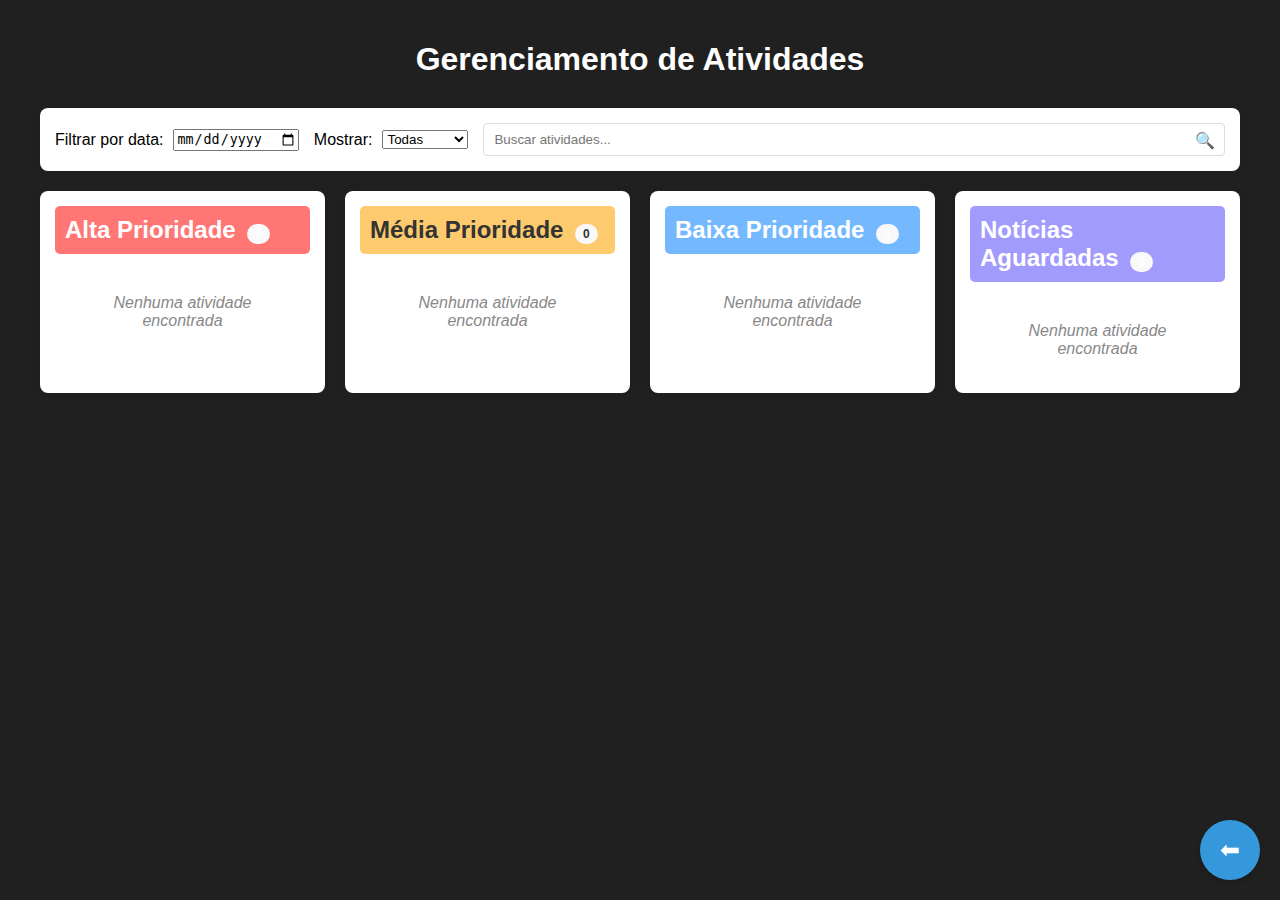
<file: atividades.html>
<!DOCTYPE html>
<html lang="pt-br">
<head>
    <meta charset="UTF-8">
    <meta name="viewport" content="width=device-width, initial-scale=1.0">
    <title>Gerenciamento de Atividades</title>
    <style>
        :root {
            --cor-alta: #ff7675;
            --cor-media: #fdcb6e;
            --cor-baixa: #74b9ff;
            --cor-noticia: #a29bfe;
        }
        
        body {
            font-family: Arial, sans-serif;
            margin: 0;
            padding: 20px;
            background-color: rgb(32, 32, 32);
        }
        
        h1, h2, h3 {
            color: white;
        }
        
        h1 {
            text-align: center;
            margin-bottom: 30px;
        }
        
        .container {
            max-width: 1200px;
            margin: 0 auto;
        }
        
        .colunas {
            display: grid;
            grid-template-columns: repeat(auto-fit, minmax(280px, 1fr));
            gap: 20px;
        }
        
        .coluna {
            background-color: white;
            border-radius: 8px;
            box-shadow: 0 2px 10px rgba(0,0,0,0.1);
            padding: 15px;
        }
        
        .coluna-alta h2 {
            color: white;
            background-color: var(--cor-alta);
            padding: 10px;
            border-radius: 5px;
            margin-top: 0;
        }
        
        .coluna-media h2 {
            color: #333;
            background-color: var(--cor-media);
            padding: 10px;
            border-radius: 5px;
            margin-top: 0;
        }
        
        .coluna-baixa h2 {
            color: white;
            background-color: var(--cor-baixa);
            padding: 10px;
            border-radius: 5px;
            margin-top: 0;
        }
        
        .coluna-noticia h2 {
            color: white;
            background-color: var(--cor-noticia);
            padding: 10px;
            border-radius: 5px;
            margin-top: 0;
        }
        
        .atividade {
            margin-bottom: 15px;
            padding: 12px;
            background-color: #f9f9f9;
            border-radius: 5px;
            position: relative;
        }
        
        .atividade:last-child {
            margin-bottom: 0;
        }
        
        .atividade-titulo {
            font-weight: bold;
            margin-bottom: 5px;
        }
        
        .atividade-data {
            font-size: 12px;
            color: #666;
            margin-bottom: 10px;
        }
        
        .atividade-descricao {
            font-size: 14px;
            color: #333;
            margin-bottom: 10px;
        }
        
        .sem-atividades {
            text-align: center;
            padding: 20px;
            color: #888;
            font-style: italic;
        }
        
        .acoes {
            display: flex;
            gap: 8px;
            justify-content: flex-end;
            margin-top: 10px;
        }
        
        .btn {
            padding: 5px 10px;
            border: none;
            border-radius: 4px;
            cursor: pointer;
            font-size: 12px;
            transition: background-color 0.2s;
        }
        
        .btn-concluir {
            background-color: #27ae60;
            color: white;
        }
        
        .btn-concluir:hover {
            background-color: #219653;
        }
        
        .btn-adiar {
            background-color: #f39c12;
            color: white;
        }
        
        .btn-adiar:hover {
            background-color: #e67e22;
        }
        
        .btn-ignorar {
            background-color: #e74c3c;
            color: white;
        }
        
        .btn-ignorar:hover {
            background-color: #c0392b;
        }
        
        /* Modal para adiar */
        .modal {
            display: none;
            position: fixed;
            top: 0;
            left: 0;
            width: 100%;
            height: 100%;
            background-color: rgba(0,0,0,0.5);
            z-index: 100;
            justify-content: center;
            align-items: center;
        }
        
        .modal-conteudo {
            background-color: white;
            padding: 20px;
            border-radius: 8px;
            width: 300px;
            box-shadow: 0 4px 15px rgba(0,0,0,0.2);
        }
        
        .modal-titulo {
            margin-top: 0;
            margin-bottom: 15px;
            border-bottom: 1px solid #ddd;
            padding-bottom: 10px;
        }
        
        .modal-form {
            margin-bottom: 15px;
        }
        
        .form-group {
            margin-bottom: 15px;
        }
        
        .form-group label {
            display: block;
            margin-bottom: 5px;
            font-weight: bold;
        }
        
        .form-group input {
            width: 100%;
            padding: 8px;
            border: 1px solid #ddd;
            border-radius: 4px;
            box-sizing: border-box;
        }
        
        .modal-acoes {
            display: flex;
            justify-content: flex-end;
            gap: 10px;
        }
        
        /* Botão flutuante de voltar */
        .botao-voltar {
            position: fixed;
            bottom: 20px;
            right: 20px;
            background-color: #3498db;
            color: white;
            border: none;
            border-radius: 50%;
            width: 60px;
            height: 60px;
            display: flex;
            align-items: center;
            justify-content: center;
            text-decoration: none;
            box-shadow: 0 2px 5px rgba(0,0,0,0.2);
            transition: all 0.3s;
            z-index: 90;
            font-size: 24px;
        }
        
        .botao-voltar:hover {
            background-color: #2980b9;
            transform: scale(1.1);
        }
        
        /* Status de notificação */
        #status-notificacao {
            position: fixed;
            bottom: 20px;
            left: 20px;
            padding: 10px 15px;
            border-radius: 4px;
            background-color: rgba(0,0,0,0.7);
            color: white;
            font-size: 14px;
            opacity: 0;
            transition: opacity 0.5s;
            z-index: 90;
        }
        
        #status-notificacao.visivel {
            opacity: 1;
        }
        
        /* Filtros e busca */
        .filtros {
            background-color: white;
            padding: 15px;
            border-radius: 8px;
            box-shadow: 0 2px 10px rgba(0,0,0,0.1);
            margin-bottom: 20px;
            display: flex;
            flex-wrap: wrap;
            gap: 15px;
            align-items: center;
        }
        
        .filtro-grupo {
            display: flex;
            align-items: center;
            gap: 10px;
        }
        
        .busca {
            flex-grow: 1;
            position: relative;
        }
        
        .busca input {
            width: 100%;
            padding: 8px 35px 8px 10px;
            border: 1px solid #ddd;
            border-radius: 4px;
            box-sizing: border-box;
        }
        
        .busca-icone {
            position: absolute;
            right: 10px;
            top: 50%;
            transform: translateY(-50%);
            color: #666;
        }
        
        .contagem-atividades {
            background-color: #f9f9f9;
            padding: 3px 8px;
            border-radius: 10px;
            font-size: 12px;
            margin-left: 5px;
        }
    </style>
</head>
<body>
    <div class="container">
        <h1>Gerenciamento de Atividades</h1>
        
        <div class="filtros">
            <div class="filtro-grupo">
                <label for="filtro-data">Filtrar por data:</label>
                <input type="date" id="filtro-data">
            </div>
            <div class="filtro-grupo">
                <label>Mostrar:</label>
                <select id="filtro-estado">
                    <option value="todas">Todas</option>
                    <option value="pendentes">Pendentes</option>
                    <option value="hoje">Hoje</option>
                    <option value="atrasadas">Atrasadas</option>
                    <option value="futuras">Futuras</option>
                </select>
            </div>
            <div class="busca">
                <input type="text" id="busca" placeholder="Buscar atividades...">
                <span class="busca-icone">🔍</span>
            </div>
        </div>
        
        <div class="colunas">
            <div class="coluna coluna-alta">
                <h2>Alta Prioridade <span class="contagem-atividades" id="contagem-alta">0</span></h2>
                <div id="atividades-alta"></div>
            </div>
            
            <div class="coluna coluna-media">
                <h2>Média Prioridade <span class="contagem-atividades" id="contagem-media">0</span></h2>
                <div id="atividades-media"></div>
            </div>
            
            <div class="coluna coluna-baixa">
                <h2>Baixa Prioridade <span class="contagem-atividades" id="contagem-baixa">0</span></h2>
                <div id="atividades-baixa"></div>
            </div>
            
            <div class="coluna coluna-noticia">
                <h2>Notícias Aguardadas <span class="contagem-atividades" id="contagem-noticia">0</span></h2>
                <div id="atividades-noticia"></div>
            </div>
        </div>
    </div>
    
    <!-- Modal para adiar atividade -->
    <div id="modal-adiar" class="modal">
        <div class="modal-conteudo">
            <h3 class="modal-titulo">Adiar Atividade</h3>
            <div class="modal-form">
                <div class="form-group">
                    <label for="nova-data">Nova data:</label>
                    <input type="date" id="nova-data" required>
                </div>
            </div>
            <div class="modal-acoes">
                <button id="cancelar-adiar" class="btn btn-ignorar">Cancelar</button>
                <button id="confirmar-adiar" class="btn btn-adiar">Confirmar</button>
            </div>
        </div>
    </div>
    
    <!-- Botão de voltar -->
    <a href="index.html" class="botao-voltar" title="Voltar à página principal">⬅</a>
    
    <!-- Status de notificação -->
    <div id="status-notificacao">Atividade concluída!</div>
    
    <script>
        // Elementos do DOM
        const atividadesAlta = document.getElementById('atividades-alta');
        const atividadesMedia = document.getElementById('atividades-media');
        const atividadesBaixa = document.getElementById('atividades-baixa');
        const atividadesNoticia = document.getElementById('atividades-noticia');
        const contagemAlta = document.getElementById('contagem-alta');
        const contagemMedia = document.getElementById('contagem-media');
        const contagemBaixa = document.getElementById('contagem-baixa');
        const contagemNoticia = document.getElementById('contagem-noticia');
        const modalAdiar = document.getElementById('modal-adiar');
        const novaDataInput = document.getElementById('nova-data');
        const confirmarAdiarBtn = document.getElementById('confirmar-adiar');
        const cancelarAdiarBtn = document.getElementById('cancelar-adiar');
        const statusNotificacao = document.getElementById('status-notificacao');
        const filtroData = document.getElementById('filtro-data');
        const filtroEstado = document.getElementById('filtro-estado');
        const buscaInput = document.getElementById('busca');
        
        // Variáveis globais
        let atividades = [];
        let atividadeParaAdiar = null;
        
        // Carregar atividades do localStorage
        function carregarAtividades() {
            const atividadesSalvas = localStorage.getItem('atividades');
            if (atividadesSalvas) {
                atividades = JSON.parse(atividadesSalvas);
                
                // Corrigir todas as datas para evitar problemas de fuso horário
                atividades.forEach(atividade => {
                    // Verificar se a data não tem o ajuste de horário
                    if (atividade.data && !atividade.data.includes('T12:00:00')) {
                        // Adicionar o horário meio-dia para evitar problemas de fuso
                        const [ano, mes, dia] = atividade.data.split('T')[0].split('-');
                        atividade.data = `${ano}-${mes}-${dia}T12:00:00`;
                    }
                });
                
                // Salvar as datas corrigidas de volta ao localStorage
                localStorage.setItem('atividades', JSON.stringify(atividades));
                
                filtrarEExibirAtividades();
            } else {
                atividades = [];
                mostrarMensagemSemAtividades();
            }
        }
        
        // Salvar atividades no localStorage
        function salvarAtividades() {
            localStorage.setItem('atividades', JSON.stringify(atividades));
        }
        
        // Mostrar mensagem quando não há atividades
        function mostrarMensagemSemAtividades() {
            const mensagem = '<div class="sem-atividades">Nenhuma atividade encontrada</div>';
            atividadesAlta.innerHTML = mensagem;
            atividadesMedia.innerHTML = mensagem;
            atividadesBaixa.innerHTML = mensagem;
            atividadesNoticia.innerHTML = mensagem;
            
            atualizarContagens();
        }
        
        // Filtrar e exibir atividades
        function filtrarEExibirAtividades() {
            // Obter valores dos filtros
            const dataFiltro = filtroData.value;
            const estadoFiltro = filtroEstado.value;
            const termoBusca = buscaInput.value.toLowerCase().trim();
            
            // Hoje para comparação
            const hoje = new Date();
            hoje.setHours(0, 0, 0, 0);
            
            // Filtrar atividades
            const atividadesFiltradas = atividades.filter(atividade => {
                // Filtro por data
                if (dataFiltro && atividade.data !== dataFiltro) {
                    return false;
                }
                
                // Filtro por estado (pendente, hoje, atrasado, futuro)
                const dataAtividade = new Date(atividade.data);
                dataAtividade.setHours(0, 0, 0, 0);
                
                if (estadoFiltro === 'hoje' && dataAtividade.getTime() !== hoje.getTime()) {
                    return false;
                } else if (estadoFiltro === 'atrasadas' && dataAtividade >= hoje) {
                    return false;
                } else if (estadoFiltro === 'futuras' && dataAtividade <= hoje) {
                    return false;
                }
                
                // Filtro por termo de busca
                if (termoBusca) {
                    const titulo = atividade.titulo.toLowerCase();
                    const descricao = (atividade.descricao || '').toLowerCase();
                    if (!titulo.includes(termoBusca) && !descricao.includes(termoBusca)) {
                        return false;
                    }
                }
                
                return true;
            });
            
            // Separar por tipo
            const alta = atividadesFiltradas.filter(a => a.tipo === 'alta');
            const media = atividadesFiltradas.filter(a => a.tipo === 'media');
            const baixa = atividadesFiltradas.filter(a => a.tipo === 'baixa');
            const noticia = atividadesFiltradas.filter(a => a.tipo === 'noticia');
            
            // Atualizar contagens
            contagemAlta.textContent = alta.length;
            contagemMedia.textContent = media.length;
            contagemBaixa.textContent = baixa.length;
            contagemNoticia.textContent = noticia.length;
            
            // Exibir ou mostrar mensagem de vazio
            exibirListaAtividades(atividadesAlta, alta);
            exibirListaAtividades(atividadesMedia, media);
            exibirListaAtividades(atividadesBaixa, baixa);
            exibirListaAtividades(atividadesNoticia, noticia);
        }
        
        // Exibir lista de atividades em um container
        function exibirListaAtividades(container, listaAtividades) {
            if (listaAtividades.length === 0) {
                container.innerHTML = '<div class="sem-atividades">Nenhuma atividade encontrada</div>';
                return;
            }
            
            // Ordenar por data (mais próximas primeiro)
            listaAtividades.sort((a, b) => new Date(a.data) - new Date(b.data));
            
            // Gerar HTML
            let html = '';
            listaAtividades.forEach(atividade => {
                const dataFormatada = formatarData(atividade.data);
                const hoje = new Date();
                hoje.setHours(0, 0, 0, 0);
                const dataAtividade = new Date(atividade.data);
                dataAtividade.setHours(0, 0, 0, 0);
                
                let statusClass = '';
                if (dataAtividade.getTime() === hoje.getTime()) {
                    statusClass = 'atividade-hoje';
                } else if (dataAtividade < hoje) {
                    statusClass = 'atividade-atrasada';
                }
                
                html += `
                    <div class="atividade ${statusClass}" data-id="${atividade.id}">
                        <div class="atividade-titulo">${atividade.titulo}</div>
                        <div class="atividade-data">${dataFormatada}</div>
                        <div class="atividade-descricao">${atividade.descricao || ''}</div>
                        <div class="acoes">
                            <button class="btn btn-concluir" onclick="concluirAtividade('${atividade.id}')">Concluir</button>
                            <button class="btn btn-adiar" onclick="abrirModalAdiar('${atividade.id}')">Adiar</button>
                            <button class="btn btn-ignorar" onclick="ignorarAtividade('${atividade.id}')">Ignorar</button>
                        </div>
                    </div>
                `;
            });
            
            container.innerHTML = html;
        }
        
        // Atualizar contagens
        function atualizarContagens() {
            const alta = atividades.filter(a => a.tipo === 'alta').length;
            const media = atividades.filter(a => a.tipo === 'media').length;
            const baixa = atividades.filter(a => a.tipo === 'baixa').length;
            const noticia = atividades.filter(a => a.tipo === 'noticia').length;
            
            contagemAlta.textContent = alta;
            contagemMedia.textContent = media;
            contagemBaixa.textContent = baixa;
            contagemNoticia.textContent = noticia;
        }
        
        // Formatar data
        function formatarData(data) {
            if (!data) return 'Data não definida';
            
            const d = new Date(data);
            return d.toLocaleDateString('pt-BR', { 
                weekday: 'short', 
                day: '2-digit', 
                month: '2-digit', 
                year: 'numeric' 
            });
        }
        
        // Mostrar notificação
        function mostrarNotificacao(mensagem) {
            statusNotificacao.innerText = mensagem;
            statusNotificacao.classList.add('visivel');
            
            setTimeout(() => {
                statusNotificacao.classList.remove('visivel');
            }, 2000);
        }
        
        // Concluir atividade (remover do armazenamento)
        function concluirAtividade(id) {
            const index = atividades.findIndex(a => a.id === id);
            if (index !== -1) {
                // Registrar a atividade concluída antes de removê-la
                const atividadeConcluida = atividades[index];
                
                // Buscar atividades concluídas existentes
                let atividadesConcluidas = JSON.parse(localStorage.getItem('atividadesConcluidas') || '{"items":[], "ultimaAtualizacao": ""}');
                
                // Adicionar esta atividade à lista de concluídas
                atividadeConcluida.dataCompleta = new Date().toISOString();
                atividadesConcluidas.items.push(atividadeConcluida);
                atividadesConcluidas.ultimaAtualizacao = new Date().toISOString();
                
                // Salvar no localStorage
                localStorage.setItem('atividadesConcluidas', JSON.stringify(atividadesConcluidas));
                
                // Agora remove da lista de atividades
                atividades.splice(index, 1);
                salvarAtividades();
                filtrarEExibirAtividades();
                
                mostrarNotificacao(`Atividade "${atividadeConcluida.titulo}" concluída com sucesso!`);
            }
        }
        
        // Abrir modal para adiar atividade
        function abrirModalAdiar(id) {
            atividadeParaAdiar = atividades.find(a => a.id === id);
            if (atividadeParaAdiar) {
                // Preencher com a data atual como mínimo
                const hoje = new Date().toISOString().split('T')[0];
                novaDataInput.min = hoje;
                novaDataInput.value = atividadeParaAdiar.data;
                modalAdiar.style.display = 'flex';
            }
        }
        
        // Adiar atividade (mudar data)
        function adiarAtividade() {
            if (!atividadeParaAdiar) return;
            
            const novaData = novaDataInput.value;
            if (!novaData) {
                mostrarNotificacao('Por favor, selecione uma data válida!');
                return;
            }
            
            // Ajustar a data para meio-dia para evitar problemas de fuso horário
            const [ano, mes, dia] = novaData.split('-');
            const dataAjustada = `${ano}-${mes}-${dia}T12:00:00`; 
            
            const index = atividades.findIndex(a => a.id === atividadeParaAdiar.id);
            if (index !== -1) {
                atividades[index].data = dataAjustada;
                salvarAtividades();
                filtrarEExibirAtividades();
                mostrarNotificacao(`Atividade "${atividadeParaAdiar.titulo}" adiada para ${formatarData(dataAjustada)}`);
                fecharModalAdiar();
            }
        }
        
        // Fechar modal de adiamento
        function fecharModalAdiar() {
            modalAdiar.style.display = 'none';
            atividadeParaAdiar = null;
        }
        
        // Ignorar atividade (remover do armazenamento)
        function ignorarAtividade(id) {
            const index = atividades.findIndex(a => a.id === id);
            if (index !== -1) {
                if (confirm('Tem certeza que deseja ignorar esta atividade? Ela será removida permanentemente.')) {
                    const atividade = atividades[index];
                    atividades.splice(index, 1);
                    salvarAtividades();
                    filtrarEExibirAtividades();
                    mostrarNotificacao(`Atividade "${atividade.titulo}" ignorada!`);
                }
            }
        }
        
        // Event Listeners
        confirmarAdiarBtn.addEventListener('click', adiarAtividade);
        cancelarAdiarBtn.addEventListener('click', fecharModalAdiar);
        
        // Fechar o modal ao clicar fora dele
        modalAdiar.addEventListener('click', (e) => {
            if (e.target === modalAdiar) {
                fecharModalAdiar();
            }
        });
        
        // Eventos de filtro
        filtroData.addEventListener('change', filtrarEExibirAtividades);
        filtroEstado.addEventListener('change', filtrarEExibirAtividades);
        buscaInput.addEventListener('input', filtrarEExibirAtividades);
        
        // Carregar atividades ao iniciar
        window.addEventListener('load', carregarAtividades);
    </script>
</body>
</html>
</file>
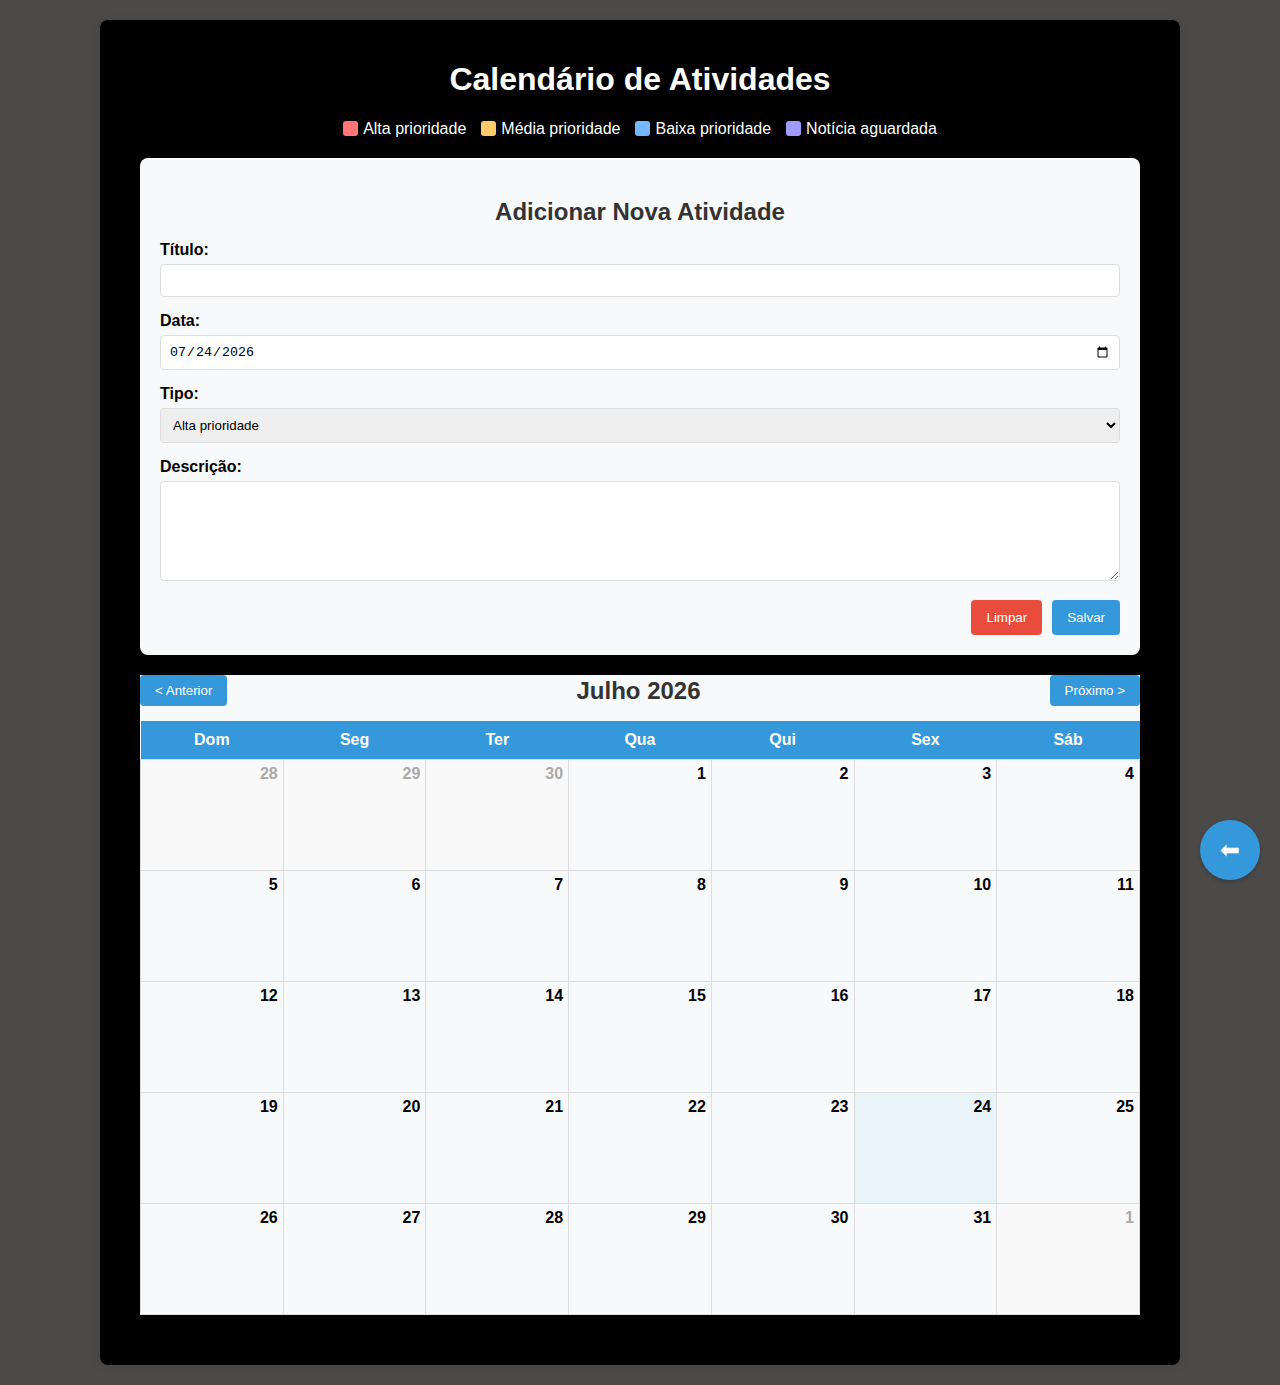
<file: calendario.html>
<!DOCTYPE html>
<html lang="pt-br">
<head>
    <meta charset="UTF-8">
    <meta name="viewport" content="width=device-width, initial-scale=1.0">
    <title>Calendário de Atividades</title>
    <style>
        :root {
            --cor-alta: #ff7675;
            --cor-media: #fdcb6e;
            --cor-baixa: #74b9ff;
            --cor-noticia: #a29bfe;
        }
        
        body {
            font-family: Arial, sans-serif;
            margin: 0;
            padding: 20px;
            background-color:  rgb(76, 73, 73);
        }
        
        h1, h2 {
            color: white;
            text-align: center;
        }
        
        .container {
            max-width: 1000px;
            margin: 0 auto;
            background-color:black;
            border-radius: 8px;
            box-shadow: 0 2px 10px rgba(0,0,0,0.1);
            padding: 20px 40px;
        }
        
        /* Estilos do calendário */
        .calendario-container {
            margin-bottom: 30px;
            background-color: #f8f9fa;
        }
        
        .calendario-header {
            display: flex;
            justify-content: space-between;
            align-items: center;
            margin-bottom: 15px;
        }
        
        .calendario-header h2 {
            margin: 0;
            color: #333;
        }
        
        .btn-nav {
            background-color: #3498db;
            color: white;
            border: none;
            border-radius: 4px;
            padding: 8px 15px;
            cursor: pointer;
            transition: background-color 0.3s;
        }
        
        .btn-nav:hover {
            background-color: #2980b9;
        }
        
        .calendario {
            width: 100%;
            border-collapse: collapse;
        }
        
        .calendario th {
            background-color: #3498db;
            color: white;
            padding: 10px;
            text-align: center;
        }
        
        .calendario td {
            border: 1px solid #ddd;
            height: 100px;
            width: 14.28%;
            vertical-align: top;
            padding: 5px;
        }
        
        .dia {
            font-weight: bold;
            margin-bottom: 5px;
            text-align: right;
        }
        
        .outro-mes {
            color: #aaa;
            background-color: #f9f9f9;
        }
        
        .hoje {
            background-color: #e8f4f8;
        }
        
        /* Estilos das atividades */
        .atividade {
            padding: 5px;
            margin: 2px 0;
            border-radius: 3px;
            font-size: 12px;
            cursor: pointer;
            overflow: hidden;
            text-overflow: ellipsis;
            white-space: nowrap;
        }
        .legenda-prioridade {
          color: white;
        }
        .prioridade-alta {
            background-color: var(--cor-alta);
            color: white;
        }
        
        .prioridade-media {
            background-color: var(--cor-media);
        }
        
        .prioridade-baixa {
            background-color: var(--cor-baixa);
            color: white;
        }
        
        .noticia-aguardada {
            background-color: var(--cor-noticia);
            color: white;
        }
        
        /* Estilos do formulário */
        .formulario-container {
            background-color: #f8f9fa;
            padding: 20px;
            border-radius: 8px;
            margin-bottom: 20px;
        }
        .formulario-titulo {
            margin-bottom: 15px;
            color: #333;
        }
        .form-group {
            margin-bottom: 15px;
        }
        
        .form-group label {
            display: block;
            margin-bottom: 5px;
            font-weight: bold;
        }
        
        .form-group input, 
        .form-group select, 
        .form-group textarea {
            width: 100%;
            padding: 8px;
            border: 1px solid #ddd;
            border-radius: 4px;
            box-sizing: border-box;
        }
        
        .form-group textarea {
            resize: vertical;
            min-height: 100px;
        }
        
        .form-actions {
            display: flex;
            justify-content: flex-end;
            gap: 10px;
        }
        
        .btn {
            padding: 10px 15px;
            border: none;
            border-radius: 4px;
            cursor: pointer;
            transition: background-color 0.3s;
        }
        
        .btn-primary {
            background-color: #3498db;
            color: white;
        }
        
        .btn-danger {
            background-color: #e74c3c;
            color: white;
        }
        
        .btn-primary:hover {
            background-color: #2980b9;
        }
        
        .btn-danger:hover {
            background-color: #c0392b;
        }
        
        /* Legenda */
        .legenda {
            display: flex;
            justify-content: center;
            gap: 15px;
            margin: 20px 0;
            color: white;
        }
        
        .legenda-item {
            display: flex;
            align-items: center;
            gap: 5px;
        }
        
        .legenda-cor {
            width: 15px;
            height: 15px;
            border-radius: 3px;
        }
        
        /* Modal de detalhes */
        .modal {
            display: none;
            position: fixed;
            top: 0;
            left: 0;
            width: 100%;
            height: 100%;
            background-color: rgba(0,0,0,0.5);
            z-index: 100;
            align-items: center;
            justify-content: center;
        }
        
        .modal-conteudo {
            background-color: white;
            padding: 20px;
            border-radius: 8px;
            max-width: 500px;
            width: 90%;
            max-height: 80vh;
            overflow-y: auto;
        }
        
        .modal-header {
            display: flex;
            justify-content: space-between;
            align-items: center;
            margin-bottom: 15px;
            border-bottom: 1px solid #ddd;
            padding-bottom: 10px;
        }
        
        .modal-header h3 {
            margin: 0;
        }
        
        .fechar-modal {
            background: none;
            border: none;
            font-size: 24px;
            cursor: pointer;
        }
        
        /* Botão flutuante de voltar */
        .botao-voltar {
            position: fixed;
            bottom: 20px;
            right: 20px;
            background-color: #3498db;
            color: white;
            border: none;
            border-radius: 50%;
            width: 60px;
            height: 60px;
            display: flex;
            align-items: center;
            justify-content: center;
            text-decoration: none;
            box-shadow: 0 2px 5px rgba(0,0,0,0.2);
            transition: all 0.3s;
            z-index: 90;
            font-size: 24px;
        }
        
        .botao-voltar:hover {
            background-color: #2980b9;
            transform: scale(1.1);
        }
        
        /* Status de salvamento */
        #status-salvamento {
            position: fixed;
            bottom: 20px;
            left: 20px;
            padding: 8px 15px;
            border-radius: 4px;
            background-color: rgba(0,0,0,0.7);
            color: white;
            font-size: 14px;
            opacity: 0;
            transition: opacity 0.5s;
            z-index: 90;
        }
        
        #status-salvamento.visivel {
            opacity: 1;
        }
        /* Botão flutuante de voltar */
        .botao-voltar {
            position: fixed;
            bottom: 20px;
            right: 20px;
            background-color: #3498db;
            color: white;
            border: none;
            border-radius: 50%;
            width: 60px;
            height: 60px;
            display: flex;
            align-items: center;
            justify-content: center;
            text-decoration: none;
            box-shadow: 0 2px 5px rgba(0,0,0,0.2);
            transition: all 0.3s;
            z-index: 1000;
            font-size: 24px;
        }
        .botao-voltar:hover {
            background-color: #2980b9;
            transform: scale(1.1);
        }
    </style>
</head>
<body>
    <div class="container">
        <h1>Calendário de Atividades</h1>
        
        <!-- Legenda -->
        <div class="legenda">
            <div class="legenda-item">
                <div class="legenda-cor" style="background-color: var(--cor-alta);"></div>
                <span>Alta prioridade</span>
            </div>
            <div class="legenda-item">
                <div class="legenda-cor" style="background-color: var(--cor-media);"></div>
                <span>Média prioridade</span>
            </div>
            <div class="legenda-item">
                <div class="legenda-cor" style="background-color: var(--cor-baixa);"></div>
                <span>Baixa prioridade</span>
            </div>
            <div class="legenda-item">
                <div class="legenda-cor" style="background-color: var(--cor-noticia);"></div>
                <span>Notícia aguardada</span>
            </div>
        </div>
        
        <!-- Formulário para adicionar/editar atividades -->
        <div class="formulario-container">
            <h2 class="formulario-titulo" id="formulario-titulo">Adicionar Nova Atividade</h2>
            <form id="atividade-form">
                <input type="hidden" id="atividade-id">
                <div class="form-group">
                    <label for="atividade-titulo">Título:</label>
                    <input type="text" id="atividade-titulo" required>
                </div>
                
                <div class="form-group">
                    <label for="atividade-data">Data:</label>
                    <input type="date" id="atividade-data" required>
                </div>
                
                <div class="form-group">
                    <label for="atividade-tipo">Tipo:</label>
                    <select id="atividade-tipo" required>
                        <option value="alta">Alta prioridade</option>
                        <option value="media">Média prioridade</option>
                        <option value="baixa">Baixa prioridade</option>
                        <option value="noticia">Notícia aguardada</option>
                    </select>
                </div>
                
                <div class="form-group">
                    <label for="atividade-descricao">Descrição:</label>
                    <textarea id="atividade-descricao"></textarea>
                </div>
                
                <div class="form-actions">
                    <button type="button" id="limpar-form" class="btn btn-danger">Limpar</button>
                    <button type="submit" class="btn btn-primary">Salvar</button>
                </div>
            </form>
        </div>
        
        <!-- Calendário -->
        <div class="calendario-container">
            <div class="calendario-header">
                <button class="btn-nav" id="mes-anterior">&lt; Anterior</button>
                <h2 id="mes-ano">Junho 2025</h2>
                <button class="btn-nav" id="proximo-mes">Próximo &gt;</button>
            </div>
            
            <table class="calendario">
                <thead>
                    <tr>
                        <th>Dom</th>
                        <th>Seg</th>
                        <th>Ter</th>
                        <th>Qua</th>
                        <th>Qui</th>
                        <th>Sex</th>
                        <th>Sáb</th>
                    </tr>
                </thead>
                <tbody id="calendario-dias">
                    <!-- Dias gerados via JavaScript -->
                </tbody>
            </table>
        </div>
    </div>
    
    <!-- Modal de detalhes da atividade -->
    <div id="modal-detalhes" class="modal">
        <div class="modal-conteudo">
            <div class="modal-header">
                <h3 id="modal-titulo">Detalhes da Atividade</h3>
                <button class="fechar-modal">&times;</button>
            </div>
            <div id="modal-corpo">
                <p><strong>Data:</strong> <span id="modal-data"></span></p>
                <p><strong>Tipo:</strong> <span id="modal-tipo"></span></p>
                <p><strong>Descrição:</strong></p>
                <p id="modal-descricao"></p>
                
                <div style="margin-top: 20px; display: flex; justify-content: space-between;">
                    <button id="editar-atividade" class="btn btn-primary">Editar</button>
                    <button id="excluir-atividade" class="btn btn-danger">Excluir</button>
                </div>
            </div>
        </div>
    </div>
     <!-- Botão flutuante para voltar -->
    <a href="index.html" class="botao-voltar" title="Voltar à página principal">⬅</a>

    <!-- Status de salvamento -->
    <div id="status-salvamento">Atividade salva!</div>

    <script>
        // Variáveis globais
        let dataAtual = new Date();
        let atividadeSelecionada = null;
        let atividades = [];
        
        // Seleção de elementos DOM
        const calendarioDias = document.getElementById('calendario-dias');
        const mesAnoElement = document.getElementById('mes-ano');
        const mesAnteriorBtn = document.getElementById('mes-anterior');
        const proximoMesBtn = document.getElementById('proximo-mes');
        const atividadeForm = document.getElementById('atividade-form');
        const formularioTitulo = document.getElementById('formulario-titulo');
        const atividadeIdInput = document.getElementById('atividade-id');
        const atividadeTituloInput = document.getElementById('atividade-titulo');
        const atividadeDataInput = document.getElementById('atividade-data');
        const atividadeTipoSelect = document.getElementById('atividade-tipo');
        const atividadeDescricaoTextarea = document.getElementById('atividade-descricao');
        const limparFormBtn = document.getElementById('limpar-form');
        const modalDetalhes = document.getElementById('modal-detalhes');
        const modalTitulo = document.getElementById('modal-titulo');
        const modalData = document.getElementById('modal-data');
        const modalTipo = document.getElementById('modal-tipo');
        const modalDescricao = document.getElementById('modal-descricao');
        const fecharModalBtn = document.querySelector('.fechar-modal');
        const editarAtividadeBtn = document.getElementById('editar-atividade');
        const excluirAtividadeBtn = document.getElementById('excluir-atividade');
        const statusSalvamento = document.getElementById('status-salvamento');
        
        // Funções auxiliares
        function formatarData(data) {
            return new Date(data).toLocaleDateString('pt-BR', { 
                day: '2-digit', 
                month: '2-digit', 
                year: 'numeric' 
            });
        }
        
        function mostrarStatus(mensagem) {
            statusSalvamento.innerText = mensagem;
            statusSalvamento.classList.add('visivel');
            
            setTimeout(() => {
                statusSalvamento.classList.remove('visivel');
            }, 2000);
        }
        
        // Carregar atividades do armazenamento local
        function carregarAtividades() {
            const atividadesSalvas = localStorage.getItem('atividades');
            if (atividadesSalvas) {
                atividades = JSON.parse(atividadesSalvas);
            }
        }
        
        // Salvar atividades no armazenamento local
        function salvarAtividades() {
            localStorage.setItem('atividades', JSON.stringify(atividades));
        }
        
        // Funções do calendário
        function gerarCalendario() {
            // Limpar o conteúdo anterior
            calendarioDias.innerHTML = '';
            
            // Atualizar o cabeçalho do mês e ano
            const meses = ['Janeiro', 'Fevereiro', 'Março', 'Abril', 'Maio', 'Junho', 'Julho', 'Agosto', 'Setembro', 'Outubro', 'Novembro', 'Dezembro'];
            mesAnoElement.textContent = `${meses[dataAtual.getMonth()]} ${dataAtual.getFullYear()}`;
            
            // Obter o primeiro dia do mês
            const primeiroDia = new Date(dataAtual.getFullYear(), dataAtual.getMonth(), 1);
            const diaDaSemana = primeiroDia.getDay(); // 0 = domingo, 1 = segunda, etc.
            
            // Obter o último dia do mês
            const ultimoDia = new Date(dataAtual.getFullYear(), dataAtual.getMonth() + 1, 0);
            const totalDias = ultimoDia.getDate();
            
            // Obter o último dia do mês anterior
            const ultimoDiaMesAnterior = new Date(dataAtual.getFullYear(), dataAtual.getMonth(), 0).getDate();
            
            // Calcular dias a mostrar do mês anterior
            let diasAnterior = diaDaSemana;
            
            // Calcular número total de células no calendário (máximo de 6 semanas)
            const totalCelulas = Math.ceil((totalDias + diasAnterior) / 7) * 7;
            
            // Criar as células do calendário
            let dataHoje = new Date();
            let dia = 1;
            let proximoDia = 1;
            
            for (let i = 0; i < totalCelulas / 7; i++) {
                let row = document.createElement('tr');
                
                for (let j = 0; j < 7; j++) {
                    let cell = document.createElement('td');
                    let diaDiv = document.createElement('div');
                    diaDiv.className = 'dia';
                    
                    // Células do mês anterior
                    if (i === 0 && j < diasAnterior) {
                        let diaAnterior = ultimoDiaMesAnterior - diasAnterior + j + 1;
                        diaDiv.textContent = diaAnterior;
                        cell.className = 'outro-mes';
                        
                        // Criar data para o dia do mês anterior
                        let dataDiaCelula = new Date(dataAtual.getFullYear(), dataAtual.getMonth() - 1, diaAnterior);
                        cell.dataset.data = dataDiaCelula.toISOString().split('T')[0];
                    } 
                    // Células do mês atual
                    else if (dia <= totalDias) {
                        diaDiv.textContent = dia;
                        
                        // Criar data para o dia do mês atual
                        let dataDiaCelula = new Date(dataAtual.getFullYear(), dataAtual.getMonth(), dia);
                        cell.dataset.data = dataDiaCelula.toISOString().split('T')[0];
                        
                        // Marcar o dia atual
                        if (dia === dataHoje.getDate() && 
                            dataAtual.getMonth() === dataHoje.getMonth() && 
                            dataAtual.getFullYear() === dataHoje.getFullYear()) {
                            cell.className = 'hoje';
                        }
                        
                        dia++;
                    } 
                    // Células do próximo mês
                    else {
                        diaDiv.textContent = proximoDia;
                        cell.className = 'outro-mes';
                        
                        // Criar data para o dia do próximo mês
                        let dataDiaCelula = new Date(dataAtual.getFullYear(), dataAtual.getMonth() + 1, proximoDia);
                        cell.dataset.data = dataDiaCelula.toISOString().split('T')[0];
                        
                        proximoDia++;
                    }
                    
                    cell.appendChild(diaDiv);
                    row.appendChild(cell);
                    
                    // Adicionar evento de clique para selecionar a data
                    cell.addEventListener('click', (e) => {
                        // Se o clique foi diretamente em uma atividade, não mudar a data
                        if (!e.target.classList.contains('atividade')) {
                            limparFormulario();
                            atividadeDataInput.value = cell.dataset.data;
                            atividadeTituloInput.focus();
                        }
                    });
                }
                
                calendarioDias.appendChild(row);
            }
            
            // Mostrar as atividades no calendário
            mostrarAtividades();
        }
        
        function mostrarAtividades() {
            // Limpar atividades existentes
            document.querySelectorAll('.atividade').forEach(el => el.remove());
            
            // Mostrar as atividades em suas respectivas datas
            atividades.forEach(atividade => {
                // Extrair apenas a parte da data (YYYY-MM-DD), ignorando o horário
                const dataAtividade = atividade.data.split('T')[0];
                
                const celula = document.querySelector(`td[data-data="${dataAtividade}"]`);
                if (celula) {
                    const atividadeEl = document.createElement('div');
                    atividadeEl.className = `atividade prioridade-${atividade.tipo}`;
                    atividadeEl.textContent = atividade.titulo;
                    atividadeEl.dataset.id = atividade.id;
                    
                    // Adicionar evento de clique para mostrar detalhes
                    atividadeEl.addEventListener('click', (e) => {
                        e.stopPropagation(); // Evitar que o evento se propague para a célula
                        mostrarDetalhesAtividade(atividade.id);
                    });
                    
                    celula.appendChild(atividadeEl);
                }
            });
        }
        
        // Funções para gerenciar atividades
        function limparFormulario() {
            atividadeForm.reset();
            atividadeIdInput.value = '';
            formularioTitulo.textContent = 'Adicionar Nova Atividade';
            atividadeSelecionada = null;
        }
        
        function adicionarOuAtualizarAtividade(e) {
            e.preventDefault();
            
            const titulo = atividadeTituloInput.value.trim();
            const data = atividadeDataInput.value;
            const tipo = atividadeTipoSelect.value;
            const descricao = atividadeDescricaoTextarea.value.trim();
            const id = atividadeIdInput.value || Date.now().toString();
            
            if (!titulo || !data) {
                mostrarStatus('Preencha o título e a data!');
                return;
            }
            
            // Verificar se é para atualizar ou adicionar
            if (atividadeIdInput.value) {
                // Atualizar atividade existente
                const index = atividades.findIndex(a => a.id == id);
                if (index !== -1) {
                    atividades[index] = { id, titulo, data, tipo, descricao };
                    mostrarStatus('Atividade atualizada!');
                }
            } else {
                // Adicionar nova atividade
                atividades.push({ id, titulo, data, tipo, descricao });
                mostrarStatus('Atividade adicionada!');
            }
            
            // Salvar e atualizar a visualização
            salvarAtividades();
            gerarCalendario();
            limparFormulario();
        }
        
        function mostrarDetalhesAtividade(id) {
            const atividade = atividades.find(a => a.id == id);
            if (atividade) {
                atividadeSelecionada = atividade;
                
                // Preencher o modal com os dados da atividade
                modalTitulo.textContent = atividade.titulo;
                modalData.textContent = formatarData(atividade.data);
                
                // Traduzir o tipo
                const tipos = {
                    'alta': 'Alta prioridade',
                    'media': 'Média prioridade',
                    'baixa': 'Baixa prioridade',
                    'noticia': 'Notícia aguardada'
                };
                modalTipo.textContent = tipos[atividade.tipo] || atividade.tipo;
                
                // Definir a cor de fundo do tipo
                modalTipo.className = '';
                modalTipo.classList.add(`prioridade-${atividade.tipo}`);
                modalTipo.style.padding = '3px 6px';
                modalTipo.style.borderRadius = '3px';
                modalTipo.style.display = 'inline-block';
                
                modalDescricao.textContent = atividade.descricao || 'Sem descrição.';
                
                // Mostrar o modal
                modalDetalhes.style.display = 'flex';
            }
        }
        
        function editarAtividade() {
            if (atividadeSelecionada) {
                // Preencher o formulário com os dados da atividade
                atividadeIdInput.value = atividadeSelecionada.id;
                atividadeTituloInput.value = atividadeSelecionada.titulo;
                atividadeDataInput.value = atividadeSelecionada.data;
                atividadeTipoSelect.value = atividadeSelecionada.tipo;
                atividadeDescricaoTextarea.value = atividadeSelecionada.descricao || '';
                
                formularioTitulo.textContent = 'Editar Atividade';
                
                // Fechar o modal
                modalDetalhes.style.display = 'none';
                
                // Scroll até o formulário
                document.querySelector('.formulario-container').scrollIntoView({ behavior: 'smooth' });
            }
        }
        
        function excluirAtividade() {
            if (atividadeSelecionada && confirm('Tem certeza que deseja excluir esta atividade?')) {
                const index = atividades.findIndex(a => a.id == atividadeSelecionada.id);
                if (index !== -1) {
                    atividades.splice(index, 1);
                    salvarAtividades();
                    gerarCalendario();
                    mostrarStatus('Atividade excluída!');
                    
                    // Fechar o modal
                    modalDetalhes.style.display = 'none';
                }
            }
        }
        
        // Event listeners
        atividadeForm.addEventListener('submit', adicionarOuAtualizarAtividade);
        limparFormBtn.addEventListener('click', limparFormulario);
        
        mesAnteriorBtn.addEventListener('click', () => {
            dataAtual.setMonth(dataAtual.getMonth() - 1);
            gerarCalendario();
        });
        
        proximoMesBtn.addEventListener('click', () => {
            dataAtual.setMonth(dataAtual.getMonth() + 1);
            gerarCalendario();
        });
        
        fecharModalBtn.addEventListener('click', () => {
            modalDetalhes.style.display = 'none';
        });
        
        editarAtividadeBtn.addEventListener('click', editarAtividade);
        excluirAtividadeBtn.addEventListener('click', excluirAtividade);
        
        // Fechar o modal ao clicar fora dele
        modalDetalhes.addEventListener('click', (e) => {
            if (e.target === modalDetalhes) {
                modalDetalhes.style.display = 'none';
            }
        });
        
        // Inicializar
        window.addEventListener('load', () => {
            // Definir a data de hoje como padrão no formulário
            const hoje = new Date().toISOString().split('T')[0];
            atividadeDataInput.value = hoje;
            
            // Carregar atividades e gerar calendário
            carregarAtividades();
            gerarCalendario();
        });
    </script>
</body>
</html>
</file>
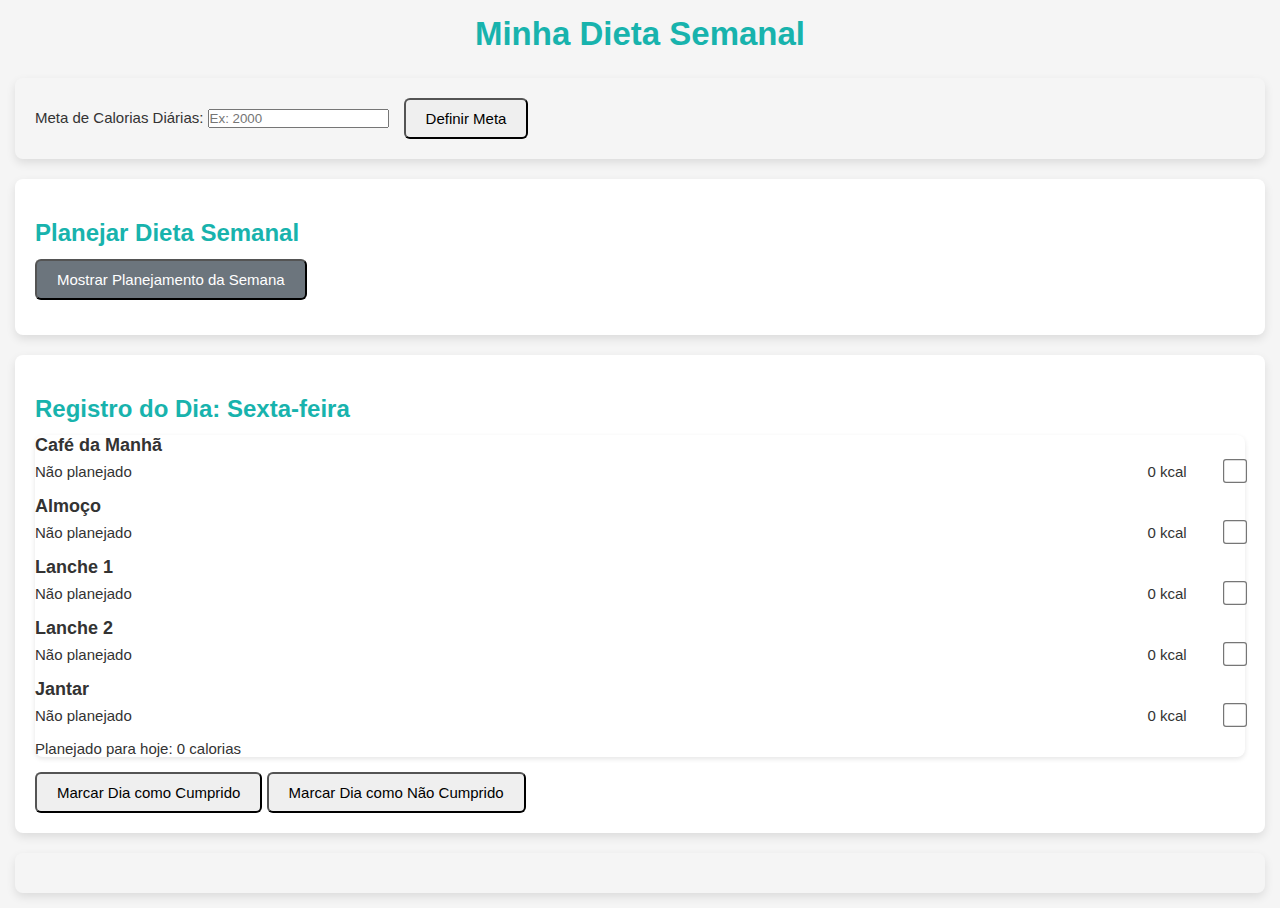
<file: dieta.html>
<!DOCTYPE html>
<html lang="pt-br">
<head>
    <meta charset="UTF-8">
    <meta name="viewport" content="width=device-width, initial-scale=1.0">
    <title>Minha Dieta Semanal</title>
    <link rel="stylesheet" href="style.css">
    <style>
   
      body {
    font-family: 'Segoe UI', Tahoma, Geneva, Verdana, sans-serif;
    margin: 0;
    padding: 15px; /* Aumentado um pouco o padding geral */
    background-color: #f5f5f5;
    color: var(--text-color);
    font-size: 15px; /* Aumentado para melhor legibilidade */
}

h1 {
    text-align: center;
    color: var(--primary-color);
    margin-bottom: 25px; /* Ajustado */
    font-size: 2.2em; /* Mais destaque para o título principal */
}

h2 {
    color: var(--primary-color);
    margin-top: 20px; /* Adicionado espaço acima dos h2 */
    margin-bottom: 12px; /* Ajustado */
    font-size: 1.6em; /* Mais destaque */
}

h3 {
    color: var(--text-color); /* Usando a cor de texto padrão */
    margin-top: 10px;
    margin-bottom: 5px;
    font-size: 1.2em; /* Tamanho bom para subtítulos de refeição */
}

/* Estilos das novas seções */
.secao-planejamento, .secao-registro-diario {
    background-color: white;
    border-radius: 8px; /* Arredondamento maior */
    box-shadow: 0 4px 10px rgba(0,0,0,0.1); /* Sombra mais visível */
    padding: 20px;
    margin-bottom: 20px;
}

/* Meta Form e Botões - Ajustes */
.meta-form {
    border-radius: 8px; /* Consistente com as novas seções */
    box-shadow: 0 4px 10px rgba(0,0,0,0.1);
    padding: 20px;
    margin-bottom: 20px;
    display: flex;
    flex-wrap: wrap;
    gap: 15px;
    align-items: center;
}

.btn {
    padding: 10px 20px;
    border-radius: 6px; /* Mais arredondado */
    font-size: 1em;
}

.btn-secondary {
    background-color: #6c757d; /* Um cinza mais neutro */
    color: white;
}
.btn-secondary:hover {
    background-color: #5a6268;
}

.btn-success { /* Novo estilo para botões de sucesso */
    background-color: var(--button-success-color, #28a745);
    color: white;
}
.btn-success:hover {
    background-color: #218838;
}
.btn-danger { /* Novo estilo para botões de perigo */
    background-color: var(--button-danger-color, #dc3545);
    color: white;
}
.btn-danger:hover {
    background-color: #c82333;
}

/* Layout dos Dias - Melhoria de Responsividade */
.semana {
    display: grid;
    grid-template-columns: repeat(auto-fit, minmax(280px, 1fr)); /* Adaptativo: no mínimo 280px por coluna */
    gap: 20px; /* Aumentado o espaçamento entre os cards */
}

@media (max-width: 768px) {
    .semana {
        grid-template-columns: 1fr; /* Em telas pequenas, uma coluna por dia */
    }
}

/* Estilo do Card do Dia (mantido, mas ajustado para legibilidade) */
.dia-card {
    border-radius: 8px; /* Consistente com as seções */
    box-shadow: 0 2px 5px rgba(0,0,0,0.1); /* Sombra mais suave */
}

.dia-header {
    padding: 10px 15px; /* Aumentado */
    font-size: 1.1em; /* Mais legível */
}

.dia-body {
    padding: 15px; /* Aumentado */
}

.refeicao {
    margin-bottom: 15px; /* Mais espaço entre as refeições */
}

.refeicao-inputs {
    display: flex;
    align-items: center; /* Alinha verticalmente inputs e checkbox */
    gap: 8px; /* Aumentado o espaçamento entre os campos */
}

.refeicao-descricao {
    flex-grow: 3; /* Mais espaço para a descrição */
}

.refeicao-calorias {
    width: 90px; /* Um pouco mais largo para os números */
    text-align: center;
}

/* Novo estilo para o checkbox da refeição */
.refeicao-checkbox {
    width: 20px; /* Tamanho do checkbox */
    height: 20px;
    cursor: pointer;
    margin-left: 5px; /* Espaço entre o input de calorias e o checkbox */
    transform: scale(1.2); /* Aumenta um pouco o checkbox para ser mais fácil de clicar */
}

/* Sumário Semanal - Ajustes */
.sumario {
    border-radius: 8px; /* Consistente */
    box-shadow: 0 4px 10px rgba(0,0,0,0.1);
    padding: 20px;
}

.sumario-grid {
    grid-template-columns: repeat(auto-fit, minmax(150px, 1fr)); /* Adaptativo */
    gap: 15px;
}

.sumario-item {
    padding: 12px; /* Aumentado */
    font-size: 0.9em;
}

.sumario-valor {
    font-size: 1.8em; /* Maior e mais legível */
}

/* Botão de voltar e status de salvamento - Ajustes para melhor visibilidade */
.botao-voltar {
    width: 50px; /* Um pouco maior */
    height: 50px;
    font-size: 22px;
    bottom: 15px;
    right: 15px;
    box-shadow: 0 2px 8px rgba(0,0,0,0.2);
}

#status-salvamento {
    padding: 8px 15px;
    font-size: 13px;
    bottom: 15px;
    left: 15px;
}
    </style>
</head>
<body>
    <div class="container">
        <h1>Minha Dieta Semanal</h1>

        <div class="meta-form">
            <div class="form-group">
                <label for="meta-calorias">Meta de Calorias Diárias:</label>
                <input type="number" id="meta-calorias" placeholder="Ex: 2000">
            </div>
            <button id="definir-meta" class="btn">Definir Meta</button>
        </div>

        <div class="secao-planejamento">
            <h2>Planejar Dieta Semanal</h2>
            <button id="mostrar-planejamento" class="btn btn-secondary" style="margin-bottom: 15px;">Mostrar Planejamento da Semana</button>
            <div id="planejamento-semana" class="semana" style="display: none;">
                </div>
        </div>

        <div class="secao-registro-diario">
            <h2 id="titulo-dia-atual">Registro do Dia: <span id="nome-dia-atual"></span></h2>
            <div id="registro-dia-atual" class="dia-card">
                </div>
             <button id="dia-cumprido-btn" class="btn btn-success" style="margin-top: 15px;">Marcar Dia como Cumprido</button>
             <button id="dia-nao-cumprido-btn" class="btn btn-danger" style="margin-top: 15px;">Marcar Dia como Não Cumprido</button>
        </div>

        <div class="sumario">
            </div>
    </div>
    
    <script>
    // Elementos DOM
    const metaCaloriasInput = document.getElementById('meta-calorias');
    const definirMetaBtn = document.getElementById('definir-meta');
    const mediaDiaria = document.getElementById('media-diaria');
    const maiorDia = document.getElementById('maior-dia');
    const maiorDiaValor = document.getElementById('maior-dia-valor');
    const menorDia = document.getElementById('menor-dia');
    const menorDiaValor = document.getElementById('menor-dia-valor');
    const statusMeta = document.getElementById('status-meta');
    const statusMetaDescricao = document.getElementById('status-meta-descricao');
    const statusSalvamento = document.getElementById('status-salvamento');

    // NOVOS ELEMENTOS
    const planejamentoSemanaContainer = document.getElementById('planejamento-semana');
    const mostrarPlanejamentoBtn = document.getElementById('mostrar-planejamento');
    const nomeDiaAtualSpan = document.getElementById('nome-dia-atual');
    const registroDiaAtualContainer = document.getElementById('registro-dia-atual');
    const diaCumpridoBtn = document.getElementById('dia-cumprido-btn');
    const diaNaoCumpridoBtn = document.getElementById('dia-nao-cumprido-btn');

    // Nomes dos dias da semana
    const diasDaSemana = ["Domingo", "Segunda-feira", "Terça-feira", "Quarta-feira", "Quinta-feira", "Sexta-feira", "Sábado"];

    // Refeições para cada dia
    const refeicoes = ["Café da Manhã", "Almoço", "Lanche 1", "Lanche 2", "Jantar"];

    // Objeto para armazenar os dados da dieta
    let dieta = {
        meta: 0,
        planejamento: {}, // Armazenará o plano semanal (descrição e calorias)
        registroDiario: {}, // Armazenará o status do que foi feito em cada dia
        ultimaAtualizacaoDiaria: '' // Para saber a última vez que o dia foi marcado (útil para Progresso)
    };

    // Inicializar os dias da semana para o PLANEJAMENTO (cards de input completo)
    function inicializarPlanejamentoSemanal() {
        planejamentoSemanaContainer.innerHTML = "";

        diasDaSemana.forEach((dia, index) => {
            const diaCard = document.createElement('div');
            diaCard.className = 'dia-card';

            const diaHeader = document.createElement('div');
            diaHeader.className = 'dia-header';
            diaHeader.textContent = dia;

            const diaBody = document.createElement('div');
            diaBody.className = 'dia-body';

            refeicoes.forEach(refeicao => {
                const refeicaoDiv = document.createElement('div');
                refeicaoDiv.className = 'refeicao';

                const refeicaoTitulo = document.createElement('h3');
                refeicaoTitulo.textContent = refeicao;

                const refeicaoInputs = document.createElement('div');
                refeicaoInputs.className = 'refeicao-inputs';

                const descricaoInput = document.createElement('input');
                descricaoInput.type = 'text';
                descricaoInput.className = 'refeicao-descricao';
                descricaoInput.placeholder = 'Descrição';
                descricaoInput.dataset.dia = dia;
                descricaoInput.dataset.refeicao = refeicao;
                descricaoInput.dataset.tipo = 'descricao';
                descricaoInput.value = (dieta.planejamento[dia] && dieta.planejamento[dia][refeicao])
                    ? dieta.planejamento[dia][refeicao].descricao || ''
                    : '';

                const caloriasInput = document.createElement('input');
                caloriasInput.type = 'number';
                caloriasInput.className = 'refeicao-calorias';
                caloriasInput.placeholder = 'Calorias';
                caloriasInput.min = '0';
                caloriasInput.dataset.dia = dia;
                caloriasInput.dataset.refeicao = refeicao;
                caloriasInput.dataset.tipo = 'calorias';
                caloriasInput.value = (dieta.planejamento[dia] && dieta.planejamento[dia][refeicao])
                    ? dieta.planejamento[dia][refeicao].calorias || ''
                    : '';

                descricaoInput.addEventListener('change', salvarPlanejamentoRefeicao);
                caloriasInput.addEventListener('change', salvarPlanejamentoRefeicao);

                refeicaoInputs.appendChild(descricaoInput);
                refeicaoInputs.appendChild(caloriasInput);

                refeicaoDiv.appendChild(refeicaoTitulo);
                refeicaoDiv.appendChild(refeicaoInputs);

                diaBody.appendChild(refeicaoDiv);
            });

            const diaFooter = document.createElement('div');
            diaFooter.className = 'dia-footer';

            const caloriasTotais = document.createElement('div');
            caloriasTotais.className = 'calorias-totais';
            caloriasTotais.id = `calorias-totais-planejamento-${dia.toLowerCase()}`;
            caloriasTotais.textContent = `Total: 0 calorias`;

            diaFooter.appendChild(caloriasTotais);

            diaCard.appendChild(diaHeader);
            diaCard.appendChild(diaBody);
            diaCard.appendChild(diaFooter);

            planejamentoSemanaContainer.appendChild(diaCard);
        });
    }

    // Salvar dados de uma refeição no PLANEJAMENTO
    function salvarPlanejamentoRefeicao(event) {
        const dia = event.target.dataset.dia;
        const refeicao = event.target.dataset.refeicao;
        const tipo = event.target.dataset.tipo;
        const valor = event.target.value;

        if (!dieta.planejamento[dia]) {
            dieta.planejamento[dia] = {};
        }
        if (!dieta.planejamento[dia][refeicao]) {
            dieta.planejamento[dia][refeicao] = {
                descricao: '',
                calorias: 0
            };
        }

        if (tipo === 'descricao') {
            dieta.planejamento[dia][refeicao].descricao = valor;
        } else if (tipo === 'calorias') {
            dieta.planejamento[dia][refeicao].calorias = parseInt(valor) || 0;
        }

        salvarDieta();
        atualizarTotais();
        mostrarStatusSalvamento();
    }

    // Inicializar o registro do dia atual (card com checkboxes)
    function inicializarRegistroDiario() {
        const hoje = new Date();
        const dataHoje = hoje.toISOString().split('T')[0]; // Formato YYYY-MM-DD
        const nomeDiaSemana = diasDaSemana[hoje.getDay()];

        nomeDiaAtualSpan.textContent = nomeDiaSemana;
        registroDiaAtualContainer.innerHTML = '';

        const planoDoDia = dieta.planejamento[nomeDiaSemana] || {};

        let totalCaloriasDiaAtual = 0; // Para somar as calorias do plano do dia

        refeicoes.forEach(refeicao => {
            const refeicaoDiv = document.createElement('div');
            refeicaoDiv.className = 'refeicao';

            const refeicaoTitulo = document.createElement('h3');
            refeicaoTitulo.textContent = refeicao;

            const refeicaoInputs = document.createElement('div');
            refeicaoInputs.className = 'refeicao-inputs';

            const descricaoSpan = document.createElement('span');
            descricaoSpan.className = 'refeicao-descricao';
            descricaoSpan.textContent = (planoDoDia[refeicao] && planoDoDia[refeicao].descricao)
                ? planoDoDia[refeicao].descricao
                : 'Não planejado';

            const caloriasSpan = document.createElement('span');
            caloriasSpan.className = 'refeicao-calorias';
            const caloriasPlanejadas = (planoDoDia[refeicao] && planoDoDia[refeicao].calorias)
                ? parseInt(planoDoDia[refeicao].calorias)
                : 0;
            caloriasSpan.textContent = `${caloriasPlanejadas} kcal`;
            totalCaloriasDiaAtual += caloriasPlanejadas;

            const checkbox = document.createElement('input');
            checkbox.type = 'checkbox';
            checkbox.className = 'refeicao-checkbox';
            checkbox.dataset.refeicao = refeicao;
            checkbox.dataset.data = dataHoje;

            if (dieta.registroDiario[dataHoje] && dieta.registroDiario[dataHoje][refeicao] && dieta.registroDiario[dataHoje][refeicao].concluido) {
                checkbox.checked = true;
            }

            checkbox.addEventListener('change', (event) => {
                const isChecked = event.target.checked;
                const ref = event.target.dataset.refeicao;
                const data = event.target.dataset.data;

                if (!dieta.registroDiario[data]) {
                    dieta.registroDiario[data] = {};
                }
                if (!dieta.registroDiario[data][ref]) {
                    dieta.registroDiario[data][ref] = {};
                }
                dieta.registroDiario[data][ref].concluido = isChecked;

                salvarDieta();
                mostrarStatusSalvamento(`Refeição "${ref}" marcada como ${isChecked ? 'feita' : 'não feita'}!`);
            });

            refeicaoInputs.appendChild(descricaoSpan);
            refeicaoInputs.appendChild(caloriasSpan);
            refeicaoInputs.appendChild(checkbox);

            refeicaoDiv.appendChild(refeicaoTitulo);
            refeicaoDiv.appendChild(refeicaoInputs);

            registroDiaAtualContainer.appendChild(refeicaoDiv);
        });

        const diaFooterRegistro = document.createElement('div');
        diaFooterRegistro.className = 'dia-footer';
        diaFooterRegistro.style.justifyContent = 'flex-end';
        diaFooterRegistro.innerHTML = `
            <div class="calorias-totais">Planejado para hoje: ${totalCaloriasDiaAtual} calorias</div>
        `;
        registroDiaAtualContainer.appendChild(diaFooterRegistro);
    }

    // Função para marcar o dia atual como cumprido ou não cumprido
    function marcarDiaComo(status) {
        const hoje = new Date();
        const dataHoje = hoje.toISOString().split('T')[0];

        if (!dieta.registroDiario[dataHoje]) {
            dieta.registroDiario[dataHoje] = {};
        }
        dieta.registroDiario[dataHoje].status = status;
        dieta.ultimaAtualizacaoDiaria = new Date().toISOString();

        salvarDieta();
        mostrarStatusSalvamento(`Dia marcado como: ${status === 'sucesso' ? 'CUMPRIDO ✓' : 'NÃO CUMPRIDO ✗'}!`);

        // Podemos adicionar feedback visual para os botões aqui
        const botoes = [diaCumpridoBtn, diaNaoCumpridoBtn];
        botoes.forEach(btn => {
            btn.classList.remove('btn-success', 'btn-danger'); // Remove classes de cor anteriores
        });

        if (status === 'sucesso') {
            diaCumpridoBtn.classList.add('btn-success');
            diaNaoCumpridoBtn.classList.remove('btn-danger'); // Garante que o outro botão esteja "neutro"
        } else {
            diaNaoCumpridoBtn.classList.add('btn-danger');
            diaCumpridoBtn.classList.remove('btn-success'); // Garante que o outro botão esteja "neutro"
        }
    }


    // Atualizar totais de calorias para cada dia e sumário (agora lendo do planejamento)
    function atualizarTotais() {
        let totalSemana = 0;
        let diasComDados = 0;
        let maiorCalorias = 0;
        let maiorCaloriasDia = '';
        let menorCalorias = Infinity;
        let menorCaloriasDia = '';

        diasDaSemana.forEach(dia => {
            let totalDia = 0;

            if (dieta.planejamento[dia]) {
                Object.keys(dieta.planejamento[dia]).forEach(refeicao => {
                    const calorias = parseInt(dieta.planejamento[dia][refeicao].calorias) || 0;
                    totalDia += calorias;
                });
            }

            const totalPlanejamentoElement = document.getElementById(`calorias-totais-planejamento-${dia.toLowerCase()}`);
            if (totalPlanejamentoElement) {
                totalPlanejamentoElement.textContent = `Total: ${totalDia} calorias`;
            }

            if (totalDia > 0) {
                totalSemana += totalDia;
                diasComDados++;

                if (totalDia > maiorCalorias) {
                    maiorCalorias = totalDia;
                    maiorCaloriasDia = dia;
                }

                if (totalDia < menorCalorias) {
                    menorCalorias = totalDia;
                    menorCaloriasDia = dia;
                }
            }
        });

        const media = diasComDados > 0 ? Math.round(totalSemana / diasComDados) : 0;
        mediaDiaria.textContent = media;

        if (maiorCaloriasDia) {
            maiorDia.textContent = maiorCaloriasDia.substring(0, 3);
            maiorDiaValor.textContent = `${maiorCalorias} calorias`;
        } else {
            maiorDia.textContent = '-';
            maiorDiaValor.textContent = '0 calorias';
        }

        if (menorCaloriasDia && menorCalorias !== Infinity) {
            menorDia.textContent = menorCaloriasDia.substring(0, 3);
            menorDiaValor.textContent = `${menorCalorias} calorias`;
        } else {
            menorDia.textContent = '-';
            menorDiaValor.textContent = '0 calorias';
        }

        if (!dieta.meta) {
            statusMeta.textContent = '-';
            statusMetaDescricao.textContent = 'Defina uma meta';
            statusMeta.style.color = '';
        } else {
            if (media === 0) {
                statusMeta.textContent = '-';
                statusMetaDescricao.textContent = 'Adicione refeições';
                statusMeta.style.color = '';
            } else if (media <= dieta.meta) {
                statusMeta.textContent = '✓';
                statusMeta.style.color = 'var(--success-color)';
                statusMetaDescricao.textContent = `${dieta.meta - media} calorias abaixo`;
            } else {
                statusMeta.textContent = '!';
                statusMeta.style.color = 'var(--danger-color)';
                statusMetaDescricao.textContent = `${media - dieta.meta} calorias acima`;
            }
        }
    }

    // Definir a meta de calorias
    function definirMeta() {
        const meta = parseInt(metaCaloriasInput.value) || 0;
        dieta.meta = meta;

        salvarDieta();
        atualizarTotais();

        mostrarStatusSalvamento('Meta definida com sucesso!');
    }

    // Salvar dieta no localStorage
    function salvarDieta() {
        localStorage.setItem('dieta', JSON.stringify(dieta));
    }

    // Carregar dieta do localStorage
    function carregarDieta() {
        const dietaSalva = localStorage.getItem('dieta');
        if (dietaSalva) {
            dieta = JSON.parse(dietaSalva);
            metaCaloriasInput.value = dieta.meta || '';
            // Garante que as novas propriedades existem, mesmo que o localStorage estivesse vazio ou antigo
            dieta.planejamento = dieta.planejamento || {};
            dieta.registroDiario = dieta.registroDiario || {};
            dieta.ultimaAtualizacaoDiaria = dieta.ultimaAtualizacaoDiaria || '';
        }
        // Se a dieta for carregada, e o dia atual já tiver status, atualiza os botões
        const hoje = new Date().toISOString().split('T')[0];
        if (dieta.registroDiario[hoje] && dieta.registroDiario[hoje].status) {
            const statusAtual = dieta.registroDiario[hoje].status;
            if (statusAtual === 'sucesso') {
                diaCumpridoBtn.classList.add('btn-success');
                diaNaoCumpridoBtn.classList.remove('btn-danger');
            } else if (statusAtual === 'falha') {
                diaNaoCumpridoBtn.classList.add('btn-danger');
                diaCumpridoBtn.classList.remove('btn-success');
            }
        } else {
            // Se não houver status, garantir que nenhum botão esteja colorido
            diaCumpridoBtn.classList.remove('btn-success');
            diaNaoCumpridoBtn.classList.remove('btn-danger');
        }
    }

    // Mostrar status de salvamento
    function mostrarStatusSalvamento(mensagem = 'Dados salvos!') {
        statusSalvamento.textContent = mensagem;
        statusSalvamento.classList.add('visivel');

        setTimeout(() => {
            statusSalvamento.classList.remove('visivel');
        }, 2000);
    }

    // Event listeners
    definirMetaBtn.addEventListener('click', definirMeta);

    mostrarPlanejamentoBtn.addEventListener('click', () => {
        // Alterna a visibilidade do planejamento
        if (planejamentoSemanaContainer.style.display === 'none') {
            planejamentoSemanaContainer.style.display = 'grid';
            mostrarPlanejamentoBtn.textContent = 'Esconder Planejamento da Semana';
        } else {
            planejamentoSemanaContainer.style.display = 'none';
            mostrarPlanejamentoBtn.textContent = 'Mostrar Planejamento da Semana';
        }
    });

    diaCumpridoBtn.addEventListener('click', () => marcarDiaComo('sucesso'));
    diaNaoCumpridoBtn.addEventListener('click', () => marcarDiaComo('falha'));

    // Inicialização principal ao carregar a janela
    window.addEventListener('load', () => {
        carregarDieta(); // Primeiro carrega os dados
        inicializarPlanejamentoSemanal(); // Depois gera os inputs para planejamento
        inicializarRegistroDiario(); // Gera o card do dia atual
        atualizarTotais(); // E por fim, atualiza o sumário e os totais do planejamento
    });
</script>
</body>
</html>
</file>
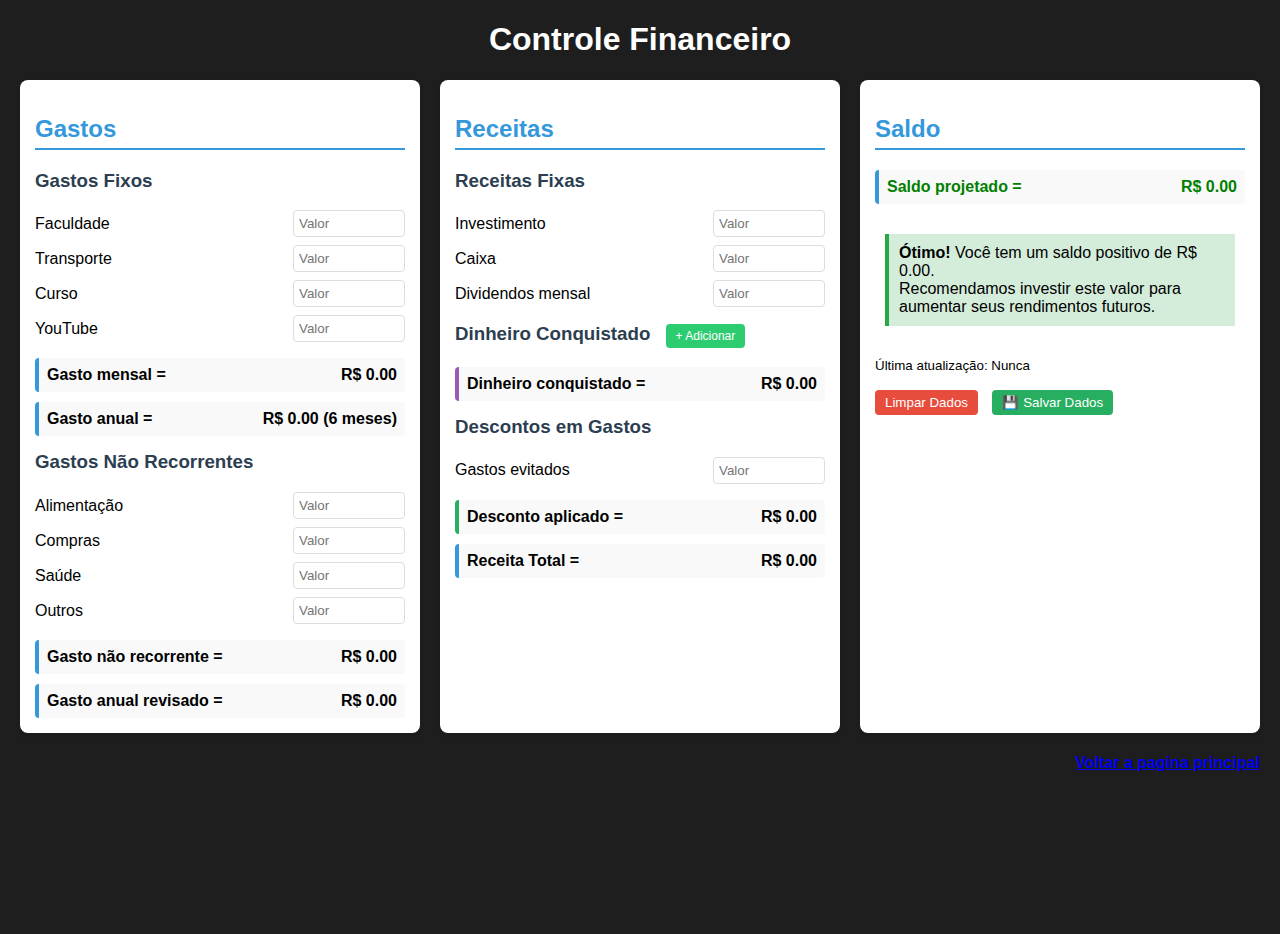
<file: financeiro.html>
<!DOCTYPE html>
<html lang="pt-BR">
<head>
    <meta charset="UTF-8">
    <meta name="viewport" content="width=device-width, initial-scale=1.0">
    <title>Controle Financeiro</title>
    <style>
        body {
            font-family: Arial, sans-serif;
            margin: 20px;
            background-color: rgb(31, 30, 30);
            padding-bottom: 120px;
        }
        h1 {
            text-align: center;
            color: white;
        }
        .container {
            display: flex;
            flex-wrap: wrap;
            gap: 20px;
            justify-content: space-between;
        }
        .coluna {
            background-color: white;
            padding: 15px;
            border-radius: 8px;
            box-shadow: 0 2px 4px rgba(0,0,0,0.1);
            flex: 1;
            min-width: 300px;
        }
        h2 {
            color: #3498db;
            border-bottom: 2px solid #3498db;
            padding-bottom: 5px;
        }
        h3 {
            color: #2c3e50;
            margin-top: 15px;
        }
        ul {
            list-style-type: none;
            padding: 0;
        }
        li {
            margin: 8px 0;
            display: flex;
            justify-content: space-between;
            align-items: center;
        }
        .item-label {
            flex-grow: 1;
        }
        .item-value {
            width: 100px;
            padding: 5px;
            border: 1px solid #ddd;
            border-radius: 4px;
        }
        .result {
            font-weight: bold;
            margin-top: 10px;
            background-color: #f9f9f9;
            padding: 8px;
            border-radius: 4px;
            border-left: 4px solid #3498db;
        }
        .result span {
            float: right;
        }
        .saldo-positivo {
            color: green;
        }
        .saldo-negativo {
            color: red;
        }
        .saldo-dividendos {
            color: #e67e22;
        }
        .desconto {
            border-left: 4px solid #27ae60;
        }
        .dinheiro-conquistado {
            border-left: 4px solid #9b59b6;
        }
        .btn-add {
            background-color: #2ecc71;
            color: white;
            border: none;
            border-radius: 4px;
            padding: 5px 10px;
            cursor: pointer;
            font-size: 12px;
            margin-left: 10px;
        }
        .btn-add:hover {
            background-color: #27ae60;
        }
        .botao-voltar {
            position: fixed;
            bottom: 20px;
            right: 20px;
            background-color: #3498db;
            color: white;
            border: none;
            border-radius: 50%;
            width: 60px;
            height: 60px;
            display: flex;
            align-items: center;
            justify-content: center;
            text-decoration: none;
            box-shadow: 0 2px 5px rgba(0,0,0,0.2);
            transition: all 0.3s;
            z-index: 1000;
            font-size: 24px;
        }
        .botao-voltar:hover {
            background-color: #2980b9;
            transform: scale(1.1);
        }
        #status-salvamento {
            position: fixed;
            bottom: 20px;
            left: 20px;
            padding: 8px 15px;
            border-radius: 4px;
            background-color: rgba(39, 174, 96, 0.9);
            color: white;
            font-size: 14px;
            opacity: 0;
            transition: opacity 0.5s;
        }
        #status-salvamento.visivel {
            opacity: 1;
        }
        .botao-preencher {
            position: fixed;
            top: 20px;
            right: 20px;
            background: #27ae60;
            color: white;
            border: none;
            padding: 12px 20px;
            border-radius: 6px;
            cursor: pointer;
            font-weight: bold;
            font-size: 14px;
            box-shadow: 0 2px 5px rgba(0,0,0,0.2);
        }
        .botao-preencher:hover {
            background: #229954;
            transform: translateY(-1px);
        }
        .botao-relatorio {
            position: fixed;
            bottom: 90px;
            right: 20px;
            background: #9b59b6;
            color: white;
            border: none;
            padding: 10px 15px;
            border-radius: 4px;
            cursor: pointer;
            font-weight: bold;
        }
        .botao-relatorio:hover {
            background: #8e44ad;
        }
        h4{
            text-align: end;
        }
    </style>
</head>
<body>
    <h1>Controle Financeiro</h1>
    
    <div class="container">
        <div class="coluna">
            <h2>Gastos</h2>
            <h3>Gastos Fixos</h3>
            <ul id="gastos-fixos">
                <li>
                    <span class="item-label">Faculdade</span>
                    <input type="number" class="item-value gasto-fixo" placeholder="Valor" step="0.01" id="faculdade">
                </li>
                <li>
                    <span class="item-label">Transporte</span>
                    <input type="number" class="item-value gasto-fixo" placeholder="Valor" step="0.01" id="transporte">
                </li>
                <li>
                    <span class="item-label">Curso</span>
                    <input type="number" class="item-value gasto-fixo" placeholder="Valor" step="0.01" id="curso">
                </li>
                <li>
                    <span class="item-label">YouTube</span>
                    <input type="number" class="item-value gasto-fixo" placeholder="Valor" step="0.01" id="youtube">
                </li>
            </ul>
            
            <div class="result" id="gasto-mensal">Gasto mensal = <span>R$ 0,00</span></div>
            <div class="result" id="gasto-anual">Gasto anual = <span>R$ 0,00</span></div>
            
            <h3>Gastos Não Recorrentes</h3>
            <ul id="gastos-nao-recorrentes">
                <li>
                    <span class="item-label">Alimentação</span>
                    <input type="number" class="item-value gasto-nao-recorrente" placeholder="Valor" step="0.01" id="alimentacao">
                </li>
                <li>
                    <span class="item-label">Compras</span>
                    <input type="number" class="item-value gasto-nao-recorrente" placeholder="Valor" step="0.01" id="compras">
                </li>
                <li>
                    <span class="item-label">Saúde</span>
                    <input type="number" class="item-value gasto-nao-recorrente" placeholder="Valor" step="0.01" id="saude">
                </li>
                <li>
                    <span class="item-label">Outros</span>
                    <input type="number" class="item-value gasto-nao-recorrente" placeholder="Valor" step="0.01" id="outros">
                </li>
            </ul>
            
            <div class="result" id="gasto-nao-recorrente">Gasto não recorrente = <span>R$ 0,00</span></div>
            <div class="result" id="gasto-anual-revisado">Gasto anual revisado = <span>R$ 0,00</span></div>
        </div>

        <div class="coluna">
            <h2>Receitas</h2>
            <h3>Receitas Fixas</h3>
            <ul id="receitas-fixas">
                <li>
                    <span class="item-label">Investimento</span>
                    <input type="number" class="item-value receita-fixa" placeholder="Valor" step="0.01" id="investimento">
                </li>
                <li>
                    <span class="item-label">Caixa</span>
                    <input type="number" class="item-value" id="valor-caixa" placeholder="Valor" step="0.01">
                </li>
                <li>
                    <span class="item-label">Dividendos mensal</span>
                    <input type="number" class="item-value" id="dividendos-mensal" placeholder="Valor" step="0.01">
                </li>
            </ul>
            
            <h3>Dinheiro Conquistado <button class="btn-add" id="add-conquista">+ Adicionar</button></h3>
            <ul id="dinheiro-conquistado"></ul>
            <div class="result dinheiro-conquistado" id="conquista-total">Dinheiro conquistado = <span>R$ 0,00</span></div>
            
            <h3>Descontos em Gastos</h3>
            <ul id="descontos">
                <li>
                    <span class="item-label">Gastos evitados</span>
                    <input type="number" class="item-value" id="valor-desconto" placeholder="Valor" step="0.01">
                </li>
            </ul>
            <div class="result desconto" id="desconto-total">Desconto aplicado = <span>R$ 0,00</span></div>
            
            <div class="result" id="receita-total">Receita Total = <span>R$ 0,00</span></div>
        </div>

        <div class="coluna">
            <h2>Saldo</h2>
            <div class="result" id="saldo-projetado">Saldo projetado = <span>R$ 0,00</span></div>
            <div id="recomendacao" style="margin-top: 20px; padding: 10px; border-radius: 5px;"></div>
            
            <div style="margin-top: 20px;">
                <p><small>Última atualização: <span id="ultima-atualizacao">Nunca</span></small></p>
                <button onclick="limparDados()" style="background-color: #e74c3c; color: white; border: none; padding: 5px 10px; border-radius: 4px; cursor: pointer;">Limpar Dados</button>
                <button onclick="salvarDados()" style="background-color: #27ae60; color: white; border: none; padding: 5px 10px; border-radius: 4px; cursor: pointer; margin-left: 10px;">
                    💾 Salvar Dados
                </button>
            </div>
        </div>
    </div>
<h4><a href="index.html">Voltar a pagina principal</a></h4>
<script>
    // Script de controle financeiro
document.addEventListener('DOMContentLoaded', function() {
    // Carrega dados salvos quando a página é carregada
    carregarDados();
    
    // Adiciona listeners para recalcular quando houver mudanças
    document.querySelectorAll('input').forEach(input => {
        input.addEventListener('input', function() {
            calcularTudo();
            // Auto-save when any input changes
            if (this.className.includes('conquista-valor')) {
                salvarDadosAutomatico();
            }
        });
    });
    
    // Configura botão para adicionar "Dinheiro Conquistado"
    document.getElementById('add-conquista').addEventListener('click', adicionarConquista);
    
    // Calcula tudo inicialmente
    calcularTudo();
});

// Função para calcular todos os valores
function calcularTudo() {
    calcularGastoMensal();
calcularGastoAnual();
    calcularGastosNaoRecorrentes();
    calcularGastoAnualRevisado();
    calcularDinheiroConquistado();
    calcularDescontoAplicado();
    calcularReceitaTotal();
    calcularSaldoProjetado();
}

// Calcula Gasto Mensal (soma de todas as despesas fixas)
function calcularGastoMensal() {
    let total = 0;
    document.querySelectorAll('.gasto-fixo').forEach(input => {
        total += parseFloat(input.value || 0);
    });
    
    document.querySelector('#gasto-mensal span').textContent = `R$ ${total.toFixed(2)}`;
    return total;
}

// Calcula Gasto Anual (despesas mensais × meses restantes no ano)
function calcularGastoAnual() {
    const gastoMensal = parseFloat(document.querySelector('#gasto-mensal span').textContent.replace('R$ ', '') || 0);
    
    // Calcula meses restantes no ano
    const hoje = new Date();
    const mesesRestantes = 12 - hoje.getMonth();
    
    const gastoAnual = gastoMensal * mesesRestantes;
    document.querySelector('#gasto-anual span').textContent = `R$ ${gastoAnual.toFixed(2)} (${mesesRestantes} meses)`;
    return gastoAnual;
}

// Calcula Gastos Não Recorrentes (soma das despesas não recorrentes)
function calcularGastosNaoRecorrentes() {
    let total = 0;
    document.querySelectorAll('.gasto-nao-recorrente').forEach(input => {
        total += parseFloat(input.value || 0);
    });
    
    document.querySelector('#gasto-nao-recorrente span').textContent = `R$ ${total.toFixed(2)}`;
    return total;
}

// Calcula Gasto Anual Revisado (gasto anual + gastos não recorrentes)
function calcularGastoAnualRevisado() {
    const gastoAnual = parseFloat(document.querySelector('#gasto-anual span').textContent.replace(/R\$ ([\d,.]+).*/, '$1') || 0);
    const gastoNaoRecorrente = parseFloat(document.querySelector('#gasto-nao-recorrente span').textContent.replace('R$ ', '') || 0);
    
    const gastoAnualRevisado = gastoAnual + gastoNaoRecorrente;
    document.querySelector('#gasto-anual-revisado span').textContent = `R$ ${gastoAnualRevisado.toFixed(2)}`;
    return gastoAnualRevisado;
}

// Calcula Dinheiro Conquistado (soma de novos ganhos)
function calcularDinheiroConquistado() {
    let total = 0;
    document.querySelectorAll('#dinheiro-conquistado input').forEach(input => {
        total += parseFloat(input.value || 0);
    });
    
    document.querySelector('#conquista-total span').textContent = `R$ ${total.toFixed(2)}`;
    return total;
}

// Adiciona novo item ao Dinheiro Conquistado
function adicionarConquista() {
    const lista = document.getElementById('dinheiro-conquistado');
    const novoItem = document.createElement('li');
    
    const descricao = document.createElement('input');
    descricao.type = 'text';
    descricao.className = 'item-label conquista-descricao';
    descricao.placeholder = 'Descrição';
    descricao.addEventListener('change', salvarDadosAutomatico);
    
    const valor = document.createElement('input');
    valor.type = 'number';
    valor.className = 'item-value conquista-valor';
    valor.placeholder = 'Valor';
    valor.step = '0.01';
    valor.addEventListener('input', function() {
        calcularTudo();
        salvarDadosAutomatico();
    });
    
    const btnRemover = document.createElement('button');
    btnRemover.textContent = 'X';
    btnRemover.style.marginLeft = '10px';
    btnRemover.style.backgroundColor = '#e74c3c';
    btnRemover.style.color = 'white';
    btnRemover.style.border = 'none';
    btnRemover.style.borderRadius = '4px';
    btnRemover.style.cursor = 'pointer';
    btnRemover.style.padding = '3px 8px';
    btnRemover.addEventListener('click', function() {
        lista.removeChild(novoItem);
        calcularTudo();
        salvarDadosAutomatico();
    });
    
    novoItem.appendChild(descricao);
    novoItem.appendChild(valor);
    novoItem.appendChild(btnRemover);
    lista.appendChild(novoItem);
    
    // Auto-save when a new item is added
    salvarDadosAutomatico();
}

// New function for automatic saving
function salvarDadosAutomatico() {
    const dados = {
        gastosFixos: {},
        gastosNaoRecorrentes: {},
        receitasFixas: {},
        dinheiroConquistado: [],
        descontos: {},
        ultimaAtualizacao: new Date().toLocaleString()
    };
    
    // Save fixed expenses
    document.querySelectorAll('.gasto-fixo').forEach(input => {
        dados.gastosFixos[input.id] = input.value;
    });
    
    // Save non-recurring expenses
    document.querySelectorAll('.gasto-nao-recorrente').forEach(input => {
        dados.gastosNaoRecorrentes[input.id] = input.value;
    });
    
    // Save fixed income
    dados.receitasFixas.investimento = document.getElementById('investimento').value;
    dados.receitasFixas.caixa = document.getElementById('valor-caixa').value;
    dados.receitasFixas.dividendos = document.getElementById('dividendos-mensal').value;
    
    // Save conquered money items - this is crucial
    document.querySelectorAll('#dinheiro-conquistado li').forEach(item => {
        const descricao = item.querySelector('.conquista-descricao')?.value || '';
        const valor = item.querySelector('.conquista-valor')?.value || '0';
        dados.dinheiroConquistado.push({ descricao, valor });
    });
    
    // Save discounts
    dados.descontos.valorDesconto = document.getElementById('valor-desconto').value;
    
    // Save to localStorage silently without showing a notification
    localStorage.setItem('financeiro-dados', JSON.stringify(dados));
    
    // Update last save timestamp
    document.getElementById('ultima-atualizacao').textContent = dados.ultimaAtualizacao;
}

// Calcula Desconto Aplicado (economia em despesas)
function calcularDescontoAplicado() {
    const valorDesconto = parseFloat(document.getElementById('valor-desconto').value || 0);
    document.querySelector('#desconto-total span').textContent = `R$ ${valorDesconto.toFixed(2)}`;
    return valorDesconto;
}

// Calcula Receita Total (soma de receitas fixas)
function calcularReceitaTotal() {
    const investimento = parseFloat(document.getElementById('investimento').value || 0);
    const caixa = parseFloat(document.getElementById('valor-caixa').value || 0);
    const dividendos = parseFloat(document.getElementById('dividendos-mensal').value || 0);
    const conquistado = calcularDinheiroConquistado();
    
    const total = investimento + caixa + dividendos + conquistado;
    document.querySelector('#receita-total span').textContent = `R$ ${total.toFixed(2)}`;
    return total;
}

// Calcula Saldo Projetado
function calcularSaldoProjetado() {
    const caixa = parseFloat(document.getElementById('valor-caixa').value || 0);
    const gastoAnualRevisado = parseFloat(document.querySelector('#gasto-anual-revisado span').textContent.replace('R$ ', '') || 0);
    const dividendosMensais = parseFloat(document.getElementById('dividendos-mensal').value || 0);
    const descontoAplicado = parseFloat(document.querySelector('#desconto-total span').textContent.replace('R$ ', '') || 0);
    const dinheiroConquistado = parseFloat(document.querySelector('#conquista-total span').textContent.replace('R$ ', '') || 0);
    
    // Calcula meses restantes no ano
    const hoje = new Date();
    const mesesRestantes = 12 - hoje.getMonth();
    
    // Calcula dividendos totais para os meses restantes
    const dividendosTotal = dividendosMensais * mesesRestantes;
    
    // Aplica o desconto ao gasto anual revisado e inclui dinheiro conquistado como recurso
    let saldo = caixa + dinheiroConquistado - (gastoAnualRevisado - descontoAplicado);
    let recomendacaoHTML = '';
    
    // Formata e exibe o saldo
    document.querySelector('#saldo-projetado span').textContent = `R$ ${saldo.toFixed(2)}`;
    
    // Define a classe de cor apropriada
    const saldoElement = document.getElementById('saldo-projetado');
    saldoElement.className = 'result';
    
    if (saldo < 0) {
        // Saldo negativo - tenta cobrir com dividendos
        saldoElement.classList.add('saldo-negativo');
        
        if (Math.abs(saldo) <= dividendosTotal) {
            // Dividendos podem cobrir o saldo negativo
            const dividendosNecessarios = Math.abs(saldo);
            const mesesDividendosNecessarios = Math.ceil(dividendosNecessarios / dividendosMensais);
            
            recomendacaoHTML = `
                <div style="background-color: #fff3cd; padding: 10px; border-left: 4px solid #e67e22;">
                    <strong>Recomendação:</strong> Utilize R$ ${dividendosNecessarios.toFixed(2)} dos dividendos para cobrir o saldo negativo.
                    <br>Isso equivale aos dividendos de aproximadamente ${mesesDividendosNecessarios} ${mesesDividendosNecessarios === 1 ? 'mês' : 'meses'}.
                </div>
            `;
        } else {
            // Dividendos não conseguem cobrir - precisa retirar dos investimentos
            const aposUsarDividendos = saldo + dividendosTotal;
            const retirarInvestimentos = Math.abs(aposUsarDividendos);
            
            recomendacaoHTML = `
                <div style="background-color: #f8d7da; padding: 10px; border-left: 4px solid #dc3545;">
                    <strong>Alerta:</strong> Mesmo após utilizar R$ ${dividendosTotal.toFixed(2)} dos dividendos, ainda faltam R$ ${retirarInvestimentos.toFixed(2)}.
                    <br>Será necessário retirar este valor dos investimentos.
                </div>
            `;
        }
    } else {
        // Saldo positivo
        saldoElement.classList.add('saldo-positivo');
        recomendacaoHTML = `
            <div style="background-color: #d4edda; padding: 10px; border-left: 4px solid #28a745;">
                <strong>Ótimo!</strong> Você tem um saldo positivo de R$ ${saldo.toFixed(2)}.
                <br>Recomendamos investir este valor para aumentar seus rendimentos futuros.
            </div>
        `;
    }
    
    document.getElementById('recomendacao').innerHTML = recomendacaoHTML;
}

// Salva todos os dados no localStorage
function salvarDados() {
    const dados = {
        gastosFixos: {},
        gastosNaoRecorrentes: {},
        receitasFixas: {},
        dinheiroConquistado: [],
        descontos: {},
        ultimaAtualizacao: new Date().toLocaleString()
    };
    
    // Salva despesas fixas
    document.querySelectorAll('.gasto-fixo').forEach(input => {
        dados.gastosFixos[input.id] = input.value;
    });
    
    // Salva despesas não recorrentes
    document.querySelectorAll('.gasto-nao-recorrente').forEach(input => {
        dados.gastosNaoRecorrentes[input.id] = input.value;
    });
    
    // Salva receitas fixas
    dados.receitasFixas.investimento = document.getElementById('investimento').value;
    dados.receitasFixas.caixa = document.getElementById('valor-caixa').value;
    dados.receitasFixas.dividendos = document.getElementById('dividendos-mensal').value;
    
    // Salva itens de dinheiro conquistado
    document.querySelectorAll('#dinheiro-conquistado li').forEach(item => {
        const descricao = item.querySelector('.conquista-descricao')?.value || '';
        const valor = item.querySelector('.conquista-valor')?.value || '0';
        dados.dinheiroConquistado.push({ descricao, valor });
    });
    
    // Salva descontos
    dados.descontos.valorDesconto = document.getElementById('valor-desconto').value;
    
    // Salva no localStorage
    localStorage.setItem('financeiro-dados', JSON.stringify(dados));
    
    // Atualiza timestamp da última salvamento
    document.getElementById('ultima-atualizacao').textContent = dados.ultimaAtualizacao;
    
    // Mostra mensagem de salvamento
    const statusSalvamento = document.getElementById('status-salvamento');
    statusSalvamento.classList.add('visivel');
    
    setTimeout(() => {
        statusSalvamento.classList.remove('visivel');
    }, 2000);
}

// Carrega dados salvos do localStorage
function carregarDados() {
    const dadosSalvos = localStorage.getItem('financeiro-dados');
    
    if (!dadosSalvos) return;
    
    const dados = JSON.parse(dadosSalvos);
    
    // Carrega despesas fixas
    for (const [id, valor] of Object.entries(dados.gastosFixos)) {
        const elemento = document.getElementById(id);
        if (elemento) elemento.value = valor;
    }
    
    // Carrega despesas não recorrentes
    for (const [id, valor] of Object.entries(dados.gastosNaoRecorrentes)) {
        const elemento = document.getElementById(id);
        if (elemento) elemento.value = valor;
    }
    
    // Carrega receitas fixas
    document.getElementById('investimento').value = dados.receitasFixas.investimento || '';
    document.getElementById('valor-caixa').value = dados.receitasFixas.caixa || '';
    document.getElementById('dividendos-mensal').value = dados.receitasFixas.dividendos || '';
    
    // Carrega itens de dinheiro conquistado
    const listaConquista = document.getElementById('dinheiro-conquistado');
    listaConquista.innerHTML = ''; // Limpa itens existentes
    
    dados.dinheiroConquistado.forEach(item => {
        const novoItem = document.createElement('li');
        
        const descricao = document.createElement('input');
        descricao.type = 'text';
        descricao.className = 'item-label conquista-descricao';
        descricao.value = item.descricao;
        
        const valor = document.createElement('input');
        valor.type = 'number';
        valor.className = 'item-value conquista-valor';
        valor.value = item.valor;
        valor.step = '0.01';
        valor.addEventListener('input', calcularTudo);
        
        const btnRemover = document.createElement('button');
        btnRemover.textContent = 'X';
        btnRemover.style.marginLeft = '10px';
        btnRemover.style.backgroundColor = '#e74c3c';
        btnRemover.style.color = 'white';
        btnRemover.style.border = 'none';
        btnRemover.style.borderRadius = '4px';
        btnRemover.style.cursor = 'pointer';
        btnRemover.style.padding = '3px 8px';
        btnRemover.addEventListener('click', function() {
            listaConquista.removeChild(novoItem);
            calcularTudo();
        });
        
        novoItem.appendChild(descricao);
        novoItem.appendChild(valor);
        novoItem.appendChild(btnRemover);
        listaConquista.appendChild(novoItem);
    });
    
    // Carrega descontos
    document.getElementById('valor-desconto').value = dados.descontos.valorDesconto || '';
    
    // Atualiza timestamp do último salvamento
    document.getElementById('ultima-atualizacao').textContent = dados.ultimaAtualizacao || 'Nunca';
    
    // Calcula tudo após carregar
    calcularTudo();
}

// Limpa todos os dados
function limparDados() {
    if (confirm('Tem certeza que deseja limpar todos os dados?')) {
        localStorage.removeItem('financeiro-dados');
        location.reload();
    }
}

// Preenche com dados de exemplo para teste
function preencherAutomaticamente() {
    // Despesas fixas
    document.getElementById('faculdade').value = '500.00';
    document.getElementById('transporte').value = '200.00';
    document.getElementById('curso').value = '300.00';
    document.getElementById('youtube').value = '20.00';
    
    // Despesas não recorrentes
    document.getElementById('alimentacao').value = '800.00';
    document.getElementById('compras').value = '500.00';
    document.getElementById('saude').value = '200.00';
    document.getElementById('outros').value = '300.00';
    
    // Receitas fixas
    document.getElementById('investimento').value = '1000.00';
    document.getElementById('valor-caixa').value = '5000.00';
    document.getElementById('dividendos-mensal').value = '500.00';
    
    // Desconto
    document.getElementById('valor-desconto').value = '200.00';
    
    // Calcula tudo
    calcularTudo();
}

// Gera e exibe relatório financeiro
function mostrarRelatorio() {
    // Obtém todos os valores calculados
    const gastoMensal = parseFloat(document.querySelector('#gasto-mensal span').textContent.replace('R$ ', '') || 0);
    const gastoAnual = parseFloat(document.querySelector('#gasto-anual span').textContent.replace(/R\$ ([\d,.]+).*/, '$1') || 0);
    const gastoNaoRecorrente = parseFloat(document.querySelector('#gasto-nao-recorrente span').textContent.replace('R$ ', '') || 0);
    const gastoAnualRevisado = parseFloat(document.querySelector('#gasto-anual-revisado span').textContent.replace('R$ ', '') || 0);
    const dinheiroConquistado = parseFloat(document.querySelector('#conquista-total span').textContent.replace('R$ ', '') || 0);
    const descontoAplicado = parseFloat(document.querySelector('#desconto-total span').textContent.replace('R$ ', '') || 0);
    const receitaTotal = parseFloat(document.querySelector('#receita-total span').textContent.replace('R$ ', '') || 0);
    const saldoProjetado = parseFloat(document.querySelector('#saldo-projetado span').textContent.replace('R$ ', '') || 0);
    
    // Calcula meses restantes no ano
    const hoje = new Date();
    const mesesRestantes = 12 - hoje.getMonth();
    
    // Obtém valores fixos
    const caixa = parseFloat(document.getElementById('valor-caixa').value || 0);
    const dividendosMensais = parseFloat(document.getElementById('dividendos-mensal').value || 0);
    const dividendosTotal = dividendosMensais * mesesRestantes;
    
    // Cria overlay modal
    const overlay = document.createElement('div');
    overlay.style.position = 'fixed';
    overlay.style.top = '0';
    overlay.style.left = '0';
    overlay.style.width = '100%';
    overlay.style.height = '100%';
    overlay.style.backgroundColor = 'rgba(0, 0, 0, 0.7)';
    overlay.style.zIndex = '1000';
    overlay.style.display = 'flex';
    overlay.style.justifyContent = 'center';
    overlay.style.alignItems = 'center';
    
    // Cria container do relatório
    const relatorio = document.createElement('div');
    relatorio.style.width = '80%';
    relatorio.style.maxWidth = '800px';
    relatorio.style.maxHeight = '90vh';
    relatorio.style.overflowY = 'auto';
    relatorio.style.backgroundColor = 'white';
    relatorio.style.padding = '30px';
    relatorio.style.borderRadius = '8px';
    relatorio.style.boxShadow = '0 0 20px rgba(0, 0, 0, 0.3)';
    relatorio.style.position = 'relative';
    
    // Cria botão de fechar
    const botaoFechar = document.createElement('button');
    botaoFechar.textContent = '×';
    botaoFechar.style.position = 'absolute';
    botaoFechar.style.top = '10px';
    botaoFechar.style.right = '15px';
    botaoFechar.style.fontSize = '24px';
    botaoFechar.style.border = 'none';
    botaoFechar.style.background = 'none';
    botaoFechar.style.cursor = 'pointer';
    botaoFechar.style.color = '#555';
    botaoFechar.addEventListener('click', function() {
        document.body.removeChild(overlay);
    });
    
    // Cria conteúdo do relatório com status e recomendações
    const dataAtual = hoje.toLocaleDateString('pt-BR');
    const statusColor = saldoProjetado >= 0 ? '#28a745' : (saldoProjetado + dividendosTotal >= 0 ? '#e67e22' : '#dc3545');
    
    const conteudoRelatorio = document.createElement('div');
    conteudoRelatorio.innerHTML = `
        <h2 style="text-align: center; color: #3498db; margin-bottom: 25px; border-bottom: 2px solid #3498db; padding-bottom: 10px;">
            Relatório Financeiro - ${dataAtual}
        </h2>
        
        <div style="background-color: #f8f9fa; padding: 15px; border-radius: 5px; margin-bottom: 20px; border-left: 4px solid ${statusColor};">
            <h3 style="margin-top: 0; color: ${statusColor};">
                ${saldoProjetado >= 0 
                    ? '✅ Suas finanças estão equilibradas!' 
                    : (saldoProjetado + dividendosTotal >= 0 
                        ? '⚠️ Suas finanças estão apertadas, mas os dividendos podem cobrir.' 
                        : '❌ Suas finanças estão negativas e exigem atenção urgente.')}
            </h3>
            <p>Este relatório resume sua situação financeira atual e projeções para os próximos ${mesesRestantes} meses.</p>
        </div>
        
        <div style="display: grid; grid-template-columns: 1fr 1fr; gap: 20px; margin-bottom: 25px;">
            <div style="background-color: #f8f9fa; padding: 15px; border-radius: 5px; border-left: 4px solid #3498db;">
                <h3 style="margin-top: 0; color: #3498db;">Resumo de Gastos</h3>
                <p><strong>Gasto Mensal:</strong> R$ ${gastoMensal.toFixed(2)}</p>
                <p><strong>Gasto Não Recorrente:</strong> R$ ${gastoNaoRecorrente.toFixed(2)}</p>
                <p><strong>Gasto Anual Revisado:</strong> R$ ${gastoAnualRevisado.toFixed(2)}</p>
            </div>
            
            <div style="background-color: #f8f9fa; padding: 15px; border-radius: 5px; border-left: 4px solid #27ae60;">
                <h3 style="margin-top: 0; color: #27ae60;">Resumo de Receitas</h3>
                <p><strong>Caixa Disponível:</strong> R$ ${caixa.toFixed(2)}</p>
                <p><strong>Dinheiro Conquistado:</strong> R$ ${dinheiroConquistado.toFixed(2)}</p>
                <p><strong>Descontos Aplicados:</strong> R$ ${descontoAplicado.toFixed(2)}</p>
                <p><strong>Receita Total:</strong> R$ ${receitaTotal.toFixed(2)}</p>
            </div>
        </div>
        
        <h3 style="color: #2c3e50; border-bottom: 1px solid #ddd; padding-bottom: 5px;">Situação Financeira</h3>
        <div style="background-color: ${saldoProjetado >= 0 ? '#d4edda' : '#f8d7da'}; padding: 15px; border-radius: 5px; margin-bottom: 20px;">
            <p><strong>Saldo Projetado:</strong> <span style="color: ${saldoProjetado >= 0 ? 'green' : 'red'}">R$ ${saldoProjetado.toFixed(2)}</span></p>
            ${saldoProjetado < 0 
                ? (saldoProjetado + dividendosTotal >= 0 
                    ? `<p><strong>Recomendação:</strong> Utilize R$ ${Math.abs(saldoProjetado).toFixed(2)} dos dividendos para cobrir o déficit.</p>
                       <p>Isso equivale aos dividendos de aproximadamente ${Math.ceil(Math.abs(saldoProjetado) / dividendosMensais)} ${Math.ceil(Math.abs(saldoProjetado) / dividendosMensais) === 1 ? 'mês' : 'meses'}.</p>` 
                    : `<p><strong>Alerta:</strong> Mesmo após utilizar R$ ${dividendosTotal.toFixed(2)} dos dividendos, ainda faltarão R$ ${Math.abs(saldoProjetado + dividendosTotal).toFixed(2)}.</p>
                       <p><strong>Recomendação:</strong> Será necessário retirar R$ ${Math.abs(saldoProjetado + dividendosTotal).toFixed(2)} dos investimentos ou reduzir gastos.</p>`)
                : `<p><strong>Recomendação:</strong> Você tem um saldo positivo! Considere investir R$ ${saldoProjetado.toFixed(2)} para aumentar seus rendimentos futuros.</p>`
            }
        </div>
    `;
    
    // Adiciona conteúdo ao relatório
    relatorio.appendChild(botaoFechar);
    relatorio.appendChild(conteudoRelatorio);
    
    // Adiciona relatório ao overlay e overlay ao body
    overlay.appendChild(relatorio);
    document.body.appendChild(overlay);
}
</script>

</body>
</html>
</file>
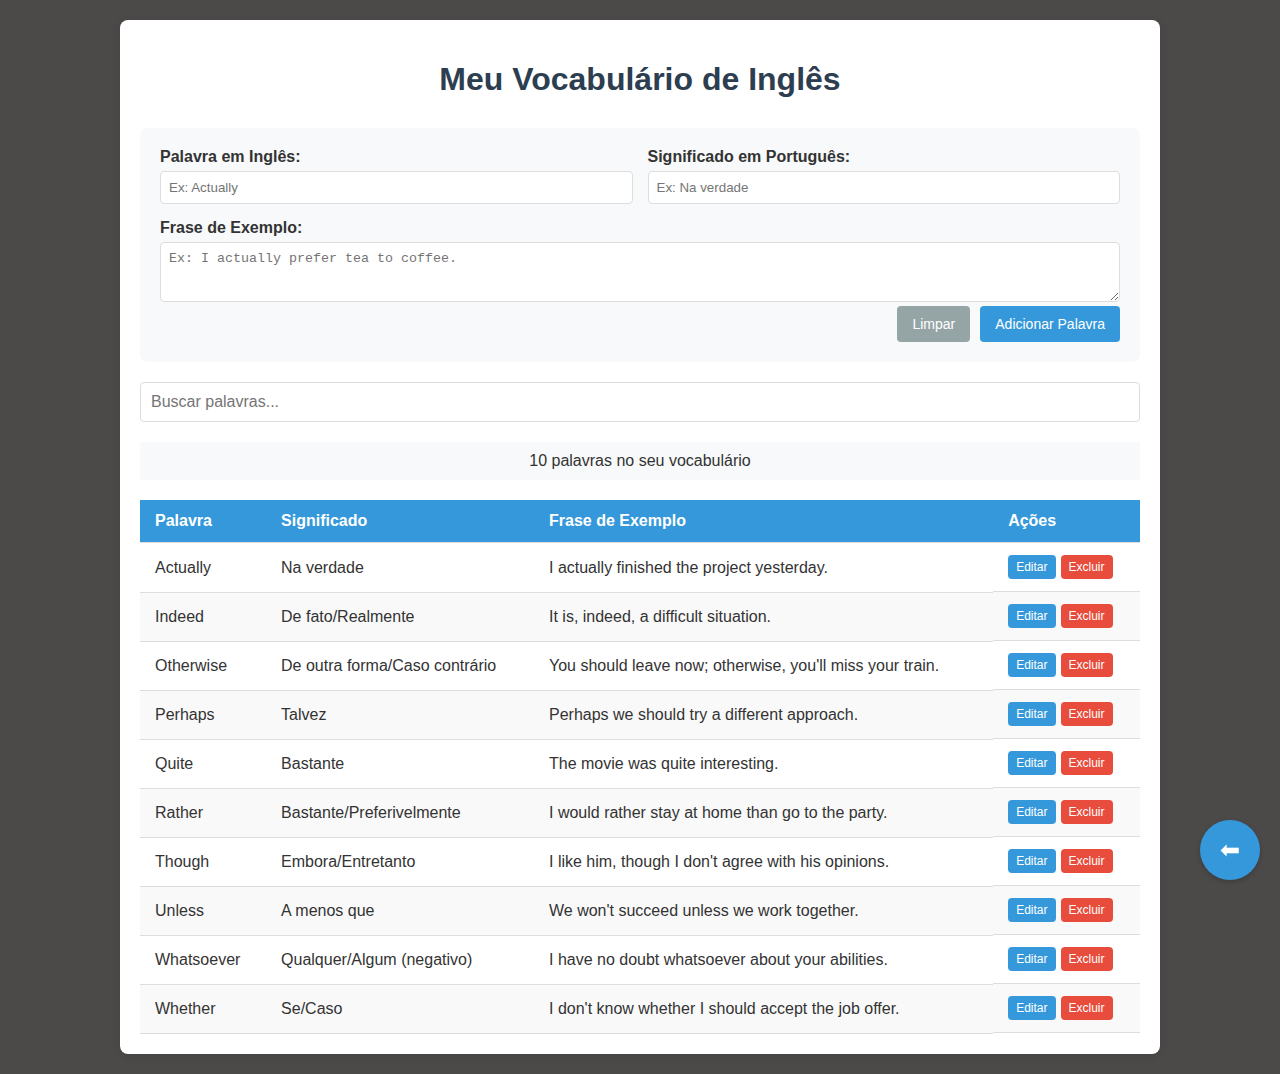
<file: ingles.html>
<!DOCTYPE html>
<html lang="pt-br">
<head>
    <meta charset="UTF-8">
    <meta name="viewport" content="width=device-width, initial-scale=1.0">
    <title>Vocabulário de Inglês</title>
    <style>
        body {
            font-family: Arial, sans-serif;
            margin: 0;
            padding: 20px;
            background-color: rgb(76, 73, 73);
            color: #333;
        }
        
        h1 {
            text-align: center;
            color: #2c3e50;
            margin-bottom: 30px;
        }
        
        .container {
            max-width: 1000px;
            margin: 0 auto;
            background-color: white;
            border-radius: 8px;
            padding: 20px;
            box-shadow: 0 2px 10px rgba(0,0,0,0.1);
        }
        
        .form-container {
            background-color: #f8f9fa;
            padding: 20px;
            border-radius: 8px;
            margin-bottom: 20px;
        }
        
        .form-row {
            display: flex;
            gap: 15px;
            margin-bottom: 15px;
            flex-wrap: wrap;
        }
        
        .form-group {
            flex: 1;
            min-width: 200px;
        }
        
        label {
            display: block;
            margin-bottom: 5px;
            font-weight: bold;
        }
        
        input, textarea {
            width: 100%;
            padding: 8px;
            border: 1px solid #ddd;
            border-radius: 4px;
            box-sizing: border-box;
        }
        
        textarea {
            resize: vertical;
            min-height: 60px;
        }
        
        .button-row {
            display: flex;
            justify-content: flex-end;
            gap: 10px;
        }
        
        button {
            padding: 10px 15px;
            border: none;
            border-radius: 4px;
            cursor: pointer;
            font-size: 14px;
        }
        
        .btn-primary {
            background-color: #3498db;
            color: white;
        }
        
        .btn-danger {
            background-color: #e74c3c;
            color: white;
        }
        
        .btn-secondary {
            background-color: #95a5a6;
            color: white;
        }
        
        table {
            width: 100%;
            border-collapse: collapse;
            margin-top: 20px;
        }
        
        th, td {
            padding: 12px 15px;
            text-align: left;
            border-bottom: 1px solid #ddd;
        }
        
        th {
            background-color: #3498db;
            color: white;
        }
        
        tr:nth-child(even) {
            background-color: #f9f9f9;
        }
        
        tr:hover {
            background-color: #f1f1f1;
        }
        
        .search-container {
            margin-bottom: 20px;
        }
        
        .search-container input {
            width: 100%;
            padding: 10px;
            border: 1px solid #ddd;
            border-radius: 4px;
            font-size: 16px;
        }
        
        .empty-message {
            text-align: center;
            padding: 20px;
            color: #7f8c8d;
            font-style: italic;
        }
        
        .actions {
            display: flex;
            gap: 5px;
        }
        
        .btn-small {
            padding: 5px 8px;
            font-size: 12px;
        }
        
        .status-message {
            position: fixed;
            bottom: 20px;
            right: 20px;
            background-color: rgba(0, 0, 0, 0.8);
            color: white;
            padding: 10px 15px;
            border-radius: 4px;
            display: none;
        }
        
        /* Botão flutuante de voltar */
        .botao-voltar {
            position: fixed;
            bottom: 20px;
            right: 20px;
            background-color: #3498db;
            color: white;
            border: none;
            border-radius: 50%;
            width: 60px;
            height: 60px;
            display: flex;
            align-items: center;
            justify-content: center;
            text-decoration: none;
            box-shadow: 0 2px 5px rgba(0,0,0,0.2);
            transition: all 0.3s;
            z-index: 90;
            font-size: 24px;
        }
        
        .botao-voltar:hover {
            background-color: #2980b9;
            transform: scale(1.1);
        }
        
        .statistics {
            background-color: #f8f9fa;
            border-radius: 4px;
            padding: 10px;
            margin: 20px 0;
            text-align: center;
        }
        
        .highlight {
            background-color: #ffffcc;
        }
    </style>
</head>
<body>
    <div class="container">
        <h1>Meu Vocabulário de Inglês</h1>
        
        <div class="form-container">
            <form id="vocab-form">
                <div class="form-row">
                    <div class="form-group">
                        <label for="english-word">Palavra em Inglês:</label>
                        <input type="text" id="english-word" placeholder="Ex: Actually" required>
                    </div>
                    
                    <div class="form-group">
                        <label for="portuguese-meaning">Significado em Português:</label>
                        <input type="text" id="portuguese-meaning" placeholder="Ex: Na verdade" required>
                    </div>
                </div>
                
                <div class="form-group">
                    <label for="example-sentence">Frase de Exemplo:</label>
                    <textarea id="example-sentence" placeholder="Ex: I actually prefer tea to coffee."></textarea>
                </div>
                
                <div class="button-row">
                    <button type="button" id="clear-btn" class="btn-secondary">Limpar</button>
                    <button type="submit" class="btn-primary">Adicionar Palavra</button>
                </div>
            </form>
        </div>
        
        <div class="search-container">
            <input type="text" id="search-input" placeholder="Buscar palavras...">
        </div>
        
        <div class="statistics">
            <span id="word-count">0</span> palavras no seu vocabulário
        </div>
        
        <table id="vocabulary-table">
            <thead>
                <tr>
                    <th>Palavra</th>
                    <th>Significado</th>
                    <th>Frase de Exemplo</th>
                    <th>Ações</th>
                </tr>
            </thead>
            <tbody id="vocabulary-list">
                <!-- Palavras serão adicionadas aqui -->
            </tbody>
        </table>
        
        <div id="empty-message" class="empty-message">
            Seu vocabulário está vazio. Adicione algumas palavras!
        </div>
    </div>
    
    <!-- Botão de voltar -->
    <a href="index.html" class="botao-voltar" title="Voltar à página principal">⬅</a>
    
    <div id="status-message" class="status-message"></div>
    
    <script>
        // Elementos DOM
        const form = document.getElementById('vocab-form');
        const englishWordInput = document.getElementById('english-word');
        const portugueseMeaningInput = document.getElementById('portuguese-meaning');
        const exampleSentenceInput = document.getElementById('example-sentence');
        const clearBtn = document.getElementById('clear-btn');
        const vocabularyList = document.getElementById('vocabulary-list');
        const emptyMessage = document.getElementById('empty-message');
        const searchInput = document.getElementById('search-input');
        const wordCountElement = document.getElementById('word-count');
        const statusMessage = document.getElementById('status-message');
        
        // Array para armazenar o vocabulário
        let vocabulary = [];
        let editingIndex = -1;
        
        // 10 palavras comuns em inglês para começar
        const initialVocabulary = [
            {
                word: "Actually",
                meaning: "Na verdade",
                example: "I actually finished the project yesterday."
            },
            {
                word: "Rather",
                meaning: "Bastante/Preferivelmente",
                example: "I would rather stay at home than go to the party."
            },
            {
                word: "Perhaps",
                meaning: "Talvez",
                example: "Perhaps we should try a different approach."
            },
            {
                word: "Though",
                meaning: "Embora/Entretanto",
                example: "I like him, though I don't agree with his opinions."
            },
            {
                word: "Unless",
                meaning: "A menos que",
                example: "We won't succeed unless we work together."
            },
            {
                word: "Quite",
                meaning: "Bastante",
                example: "The movie was quite interesting."
            },
            {
                word: "Indeed",
                meaning: "De fato/Realmente",
                example: "It is, indeed, a difficult situation."
            },
            {
                word: "Whether",
                meaning: "Se/Caso",
                example: "I don't know whether I should accept the job offer."
            },
            {
                word: "Whatsoever",
                meaning: "Qualquer/Algum (negativo)",
                example: "I have no doubt whatsoever about your abilities."
            },
            {
                word: "Otherwise",
                meaning: "De outra forma/Caso contrário",
                example: "You should leave now; otherwise, you'll miss your train."
            }
        ];
        
        // Carregar vocabulário do localStorage ou usar as palavras iniciais
        function loadVocabulary() {
            const savedVocabulary = localStorage.getItem('vocabulary');
            
            if (savedVocabulary) {
                vocabulary = JSON.parse(savedVocabulary);
            } else {
                // Usar as palavras iniciais apenas se não houver dados salvos
                vocabulary = [...initialVocabulary];
                saveVocabulary();
            }
            
            displayVocabulary();
            updateWordCount();
        }
        
        // Salvar vocabulário no localStorage
        function saveVocabulary() {
            localStorage.setItem('vocabulary', JSON.stringify(vocabulary));
            updateWordCount();
        }
        
        // Exibir o vocabulário na tabela
        function displayVocabulary(filteredList = null) {
            const list = filteredList || vocabulary;
            
            if (list.length === 0) {
                vocabularyList.innerHTML = '';
                emptyMessage.style.display = 'block';
                return;
            }
            
            emptyMessage.style.display = 'none';
            
            // Ordenar por ordem alfabética
            const sortedList = [...list].sort((a, b) => a.word.localeCompare(b.word));
            
            vocabularyList.innerHTML = sortedList.map((item, index) => {
                const originalIndex = vocabulary.findIndex(vocabItem => 
                    vocabItem.word === item.word && 
                    vocabItem.meaning === item.meaning
                );
                
                return `
                    <tr>
                        <td>${item.word}</td>
                        <td>${item.meaning}</td>
                        <td>${item.example || ''}</td>
                        <td class="actions">
                            <button onclick="editWord(${originalIndex})" class="btn-small btn-primary">Editar</button>
                            <button onclick="deleteWord(${originalIndex})" class="btn-small btn-danger">Excluir</button>
                        </td>
                    </tr>
                `;
            }).join('');
        }
        
        // Adicionar uma nova palavra
        function addWord(event) {
            event.preventDefault();
            
            const word = englishWordInput.value.trim();
            const meaning = portugueseMeaningInput.value.trim();
            const example = exampleSentenceInput.value.trim();
            
            if (!word || !meaning) {
                showStatus('Por favor, preencha a palavra e o significado');
                return;
            }
            
            if (editingIndex >= 0) {
                // Editar palavra existente
                vocabulary[editingIndex] = { word, meaning, example };
                showStatus('Palavra atualizada com sucesso!');
                editingIndex = -1;
            } else {
                // Adicionar nova palavra
                vocabulary.push({ word, meaning, example });
                showStatus('Palavra adicionada com sucesso!');
            }
            
            saveVocabulary();
            displayVocabulary();
            clearForm();
        }
        
        // Editar uma palavra
        function editWord(index) {
            const item = vocabulary[index];
            
            englishWordInput.value = item.word;
            portugueseMeaningInput.value = item.meaning;
            exampleSentenceInput.value = item.example || '';
            
            editingIndex = index;
            englishWordInput.focus();
            
            // Mudar o texto do botão submit
            form.querySelector('button[type="submit"]').textContent = 'Atualizar Palavra';
        }
        
        // Excluir uma palavra
        function deleteWord(index) {
            if (confirm('Tem certeza que deseja excluir esta palavra?')) {
                vocabulary.splice(index, 1);
                saveVocabulary();
                displayVocabulary();
                showStatus('Palavra excluída com sucesso!');
            }
        }
        
        // Limpar o formulário
        function clearForm() {
            form.reset();
            editingIndex = -1;
            form.querySelector('button[type="submit"]').textContent = 'Adicionar Palavra';
        }
        
        // Buscar palavras
        function searchVocabulary() {
            const searchTerm = searchInput.value.toLowerCase().trim();
            
            if (!searchTerm) {
                displayVocabulary();
                return;
            }
            
            const filtered = vocabulary.filter(item => 
                item.word.toLowerCase().includes(searchTerm) || 
                item.meaning.toLowerCase().includes(searchTerm) || 
                (item.example && item.example.toLowerCase().includes(searchTerm))
            );
            
            displayVocabulary(filtered);
        }
        
        // Atualizar contagem de palavras
        function updateWordCount() {
            wordCountElement.textContent = vocabulary.length;
        }
        
        // Exibir mensagem de status
        function showStatus(message) {
            statusMessage.textContent = message;
            statusMessage.style.display = 'block';
            
            setTimeout(() => {
                statusMessage.style.display = 'none';
            }, 3000);
        }
        
        // Event listeners
        form.addEventListener('submit', addWord);
        clearBtn.addEventListener('click', clearForm);
        searchInput.addEventListener('input', searchVocabulary);
        
        // Inicializar
        window.addEventListener('load', loadVocabulary);
    </script>
</body>
</html>
</file>
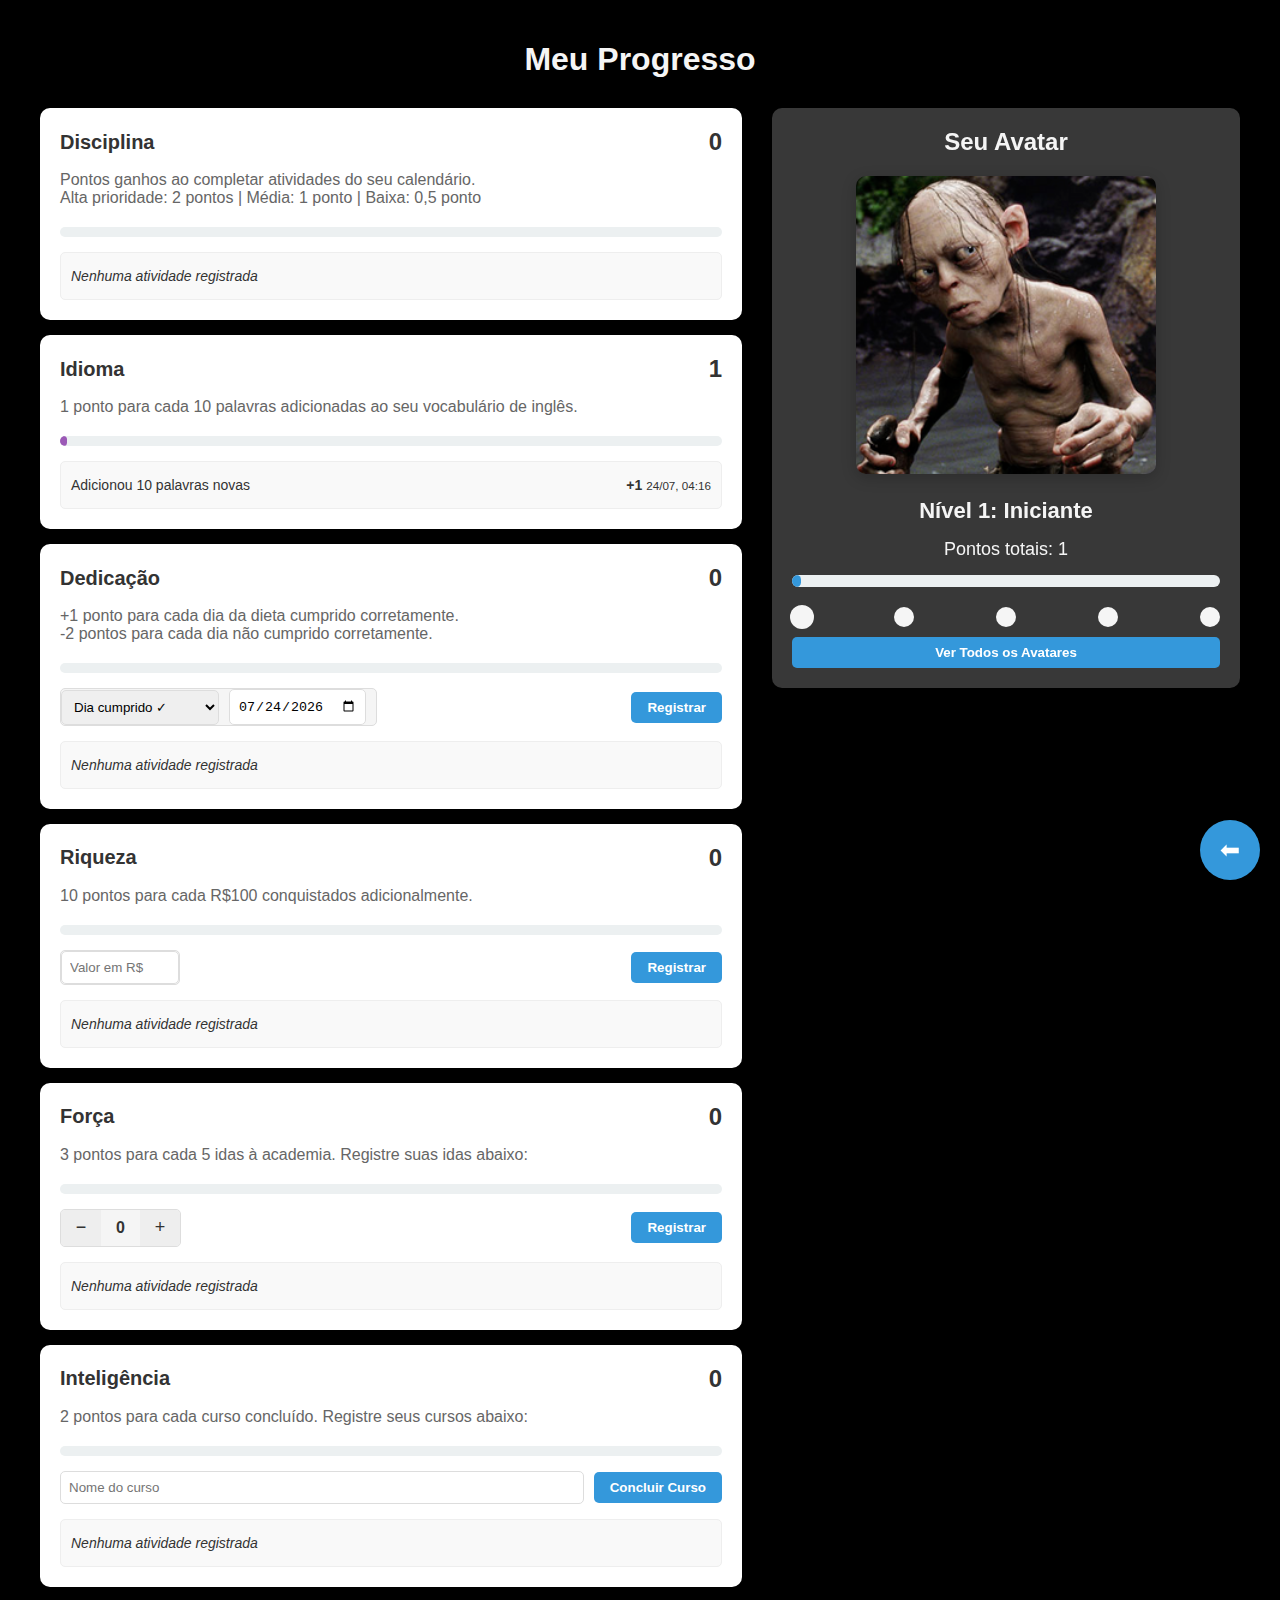
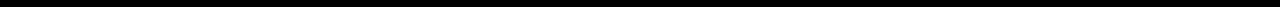
<file: progesso.html>
<!DOCTYPE html>
<html lang="pt-br">
<head>
    <meta charset="UTF-8">
    <meta name="viewport" content="width=device-width, initial-scale=1.0">
    <title>Meu Progresso</title>
    <style>
        :root {
            --primary-color: #3498db;
            --secondary-color: #f1f1f1;
            --text-color: #333;
            --border-color: #ddd;
            --success-color: #2ecc71;
            --warning-color: #f39c12;
            --danger-color: #e74c3c;
            --purple-color: #9b59b6;
            --disciplina-color: #3498db;
            --idioma-color: #9b59b6;
            --dedicacao-color: #2ecc71;
            --riqueza-color: #f1c40f;
            --forca-color: #e74c3c;
            --inteligencia-color: #1abc9c;
        }
        
        body {
            font-family: 'Segoe UI', Tahoma, Geneva, Verdana, sans-serif;
            margin: 0;
            padding: 20px;
            background-color: black;
            color: var(--text-color);
        }
        
        .container {
            max-width: 1200px;
            margin: 0 auto;
            display: grid;
            grid-template-columns: 3fr 2fr;
            gap: 30px;
        }
        
        h1 {
            text-align: center;
            color: whitesmoke;
            margin-bottom: 30px;
            font-size: 32px;
        }
        
        .avatar-container {
            background-color:rgb(56, 56, 56);
            border-radius: 10px;
            box-shadow: 0 4px 10px rgba(0,0,0,0.1);
            padding: 20px;
            text-align: center;
            position: sticky;
            top: 20px;
            height: fit-content;
        }
        
        .avatar-title {
            font-size: 24px;
            color: whitesmoke;
            margin-top: 0;
            margin-bottom: 20px;
        }
        
        .avatar-image {
            width: 100%;
            max-width: 300px;
            height: auto;
            border-radius: 10px;
            margin-bottom: 20px;
            box-shadow: 0 4px 15px rgba(0,0,0,0.2);
        }
        
        .avatar-level {
            font-size: 22px;
            font-weight: bold;
            margin-bottom: 10px;
            color: whitesmoke;
        }
        
        .avatar-evolution {
            margin-top: 20px;
            display: flex;
            justify-content: space-between;
            
        }
        
        .evolution-stage {
            background-color: whitesmoke;
            border-radius: 50%;
            width: 20px;
            height: 20px;
            cursor: pointer;
        }
        
        .evolution-stage.active {
            background-color: whitesmoke;
            transform: scale(1.2);
        }
        
        .total-points {
            font-size: 18px;
            margin: 15px 0;
            color: whitesmoke;
        }
        
        .progress-bar-container {
            width: 100%;
            height: 12px;
            background-color: #ecf0f1;
            border-radius: 6px;
            overflow: hidden;
            margin-top: 10px;
        }
        
        .progress-bar {
            height: 100%;
            border-radius: 6px;
            transition: width 0.5s ease-in-out;
        }
        
        .attributes-container {
            display: flex;
            flex-direction: column;
            gap: 15px;
        }
        
        .attribute-card {
            background-color: white;
            border-radius: 10px;
            box-shadow: 0 4px 10px rgba(0,0,0,0.1);
            padding: 20px;
        }
        
        .attribute-header {
            display: flex;
            justify-content: space-between;
            align-items: center;
            margin-bottom: 15px;
        }
        
        .attribute-title {
            font-size: 20px;
            font-weight: bold;
            margin: 0;
        }
        
        .attribute-points {
            font-size: 24px;
            font-weight: bold;
        }
        
        .attribute-description {
            color:#666;
            margin-bottom: 20px;
        }
        
        .attribute-progress {
            height: 10px;
            background-color: #ecf0f1;
            border-radius: 5px;
            margin-bottom: 15px;
            overflow: hidden;
        }
        
        .attribute-progress-bar {
            height: 100%;
            border-radius: 5px;
            transition: width 0.3s;
        }
        
        .disciplina-color {
            background-color: var(--disciplina-color);
        }
        
        .idioma-color {
            background-color: var(--idioma-color);
        }
        
        .dedicacao-color {
            background-color: var(--dedicacao-color);
        }
        
        .riqueza-color {
            background-color: var(--riqueza-color);
        }
        
        .forca-color {
            background-color: var(--forca-color);
        }
        
        .inteligencia-color {
            background-color: var(--inteligencia-color);
        }
        
        .attribute-actions {
            margin-top: 15px;
            display: flex;
            justify-content: space-between;
            align-items: center;
        }
        
        .counter-container {
            display: flex;
            align-items: center;
            background-color: #f5f5f5;
            border-radius: 5px;
            overflow: hidden;
            border: 1px solid #ddd;
        }
        
        .counter-button {
            background-color: #eee;
            border: none;
            color: #333;
            font-size: 18px;
            width: 40px;
            height: 36px;
            cursor: pointer;
            display: flex;
            align-items: center;
            justify-content: center;
            transition: all 0.2s;
        }
        
        .counter-button:hover {
            background-color: #ddd;
        }
        
        .counter-value {
            padding: 0 15px;
            font-weight: bold;
        }
        
        .action-button {
            padding: 8px 16px;
            border: none;
            border-radius: 5px;
            background-color: var(--primary-color);
            color: white;
            cursor: pointer;
            font-weight: bold;
            transition: all 0.2s;
        }
        
        .action-button:hover {
            opacity: 0.9;
        }
        
        .history-list {
            margin-top: 15px;
            max-height: 120px;
            overflow-y: auto;
            border: 1px solid #eee;
            border-radius: 5px;
            padding: 10px;
            background-color: #f9f9f9;
        }
        
        .history-item {
            display: flex;
            justify-content: space-between;
            padding: 5px 0;
            border-bottom: 1px solid #eee;
            font-size: 14px;
        }
        
        .history-item:last-child {
            border-bottom: none;
        }
        
        /* Status de notificação */
        #status-notification {
            position: fixed;
            bottom: 20px;
            left: 20px;
            padding: 10px 15px;
            border-radius: 4px;
            background-color: rgba(0,0,0,0.7);
            color: white;
            font-size: 14px;
            opacity: 0;
            transition: opacity 0.5s;
            z-index: 90;
        }
        
        #status-notification.visible {
            opacity: 1;
        }
        
        /* Botão flutuante de voltar */
        .botao-voltar {
            position: fixed;
            bottom: 20px;
            right: 20px;
            background-color: var(--primary-color);
            color: white;
            border: none;
            border-radius: 50%;
            width: 60px;
            height: 60px;
            display: flex;
            align-items: center;
            justify-content: center;
            text-decoration: none;
            box-shadow: 0 2px 5px rgba(0,0,0,0.2);
            transition: all 0.3s;
            z-index: 90;
            font-size: 24px;
        }
        
        .botao-voltar:hover {
            background-color: #2980b9;
            transform: scale(1.1);
        }
        
        /* Estilos para o Modal de Preview de Avatares */
        .preview-modal {
            display: none;
            position: fixed;
            top: 0;
            left: 0;
            width: 100%;
            height: 100%;
            background-color: rgba(0,0,0,0.8);
            z-index: 1000;
            justify-content: center;
            align-items: center;
        }
        
        .preview-container {
            background-color: white;
            border-radius: 10px;
            padding: 20px;
            max-width: 90%;
            max-height: 90%;
            overflow: auto;
            position: relative;
        }
        
        .preview-close {
            position: absolute;
            top: 15px;
            right: 15px;
            background: none;
            border: none;
            font-size: 24px;
            cursor: pointer;
            color: #333;
        }
        
        .preview-title {
            text-align: center;
            color: var(--primary-color);
            margin-top: 0;
            margin-bottom: 20px;
        }
        
        .preview-button {
            margin-top: 10px;
            padding: 8px 16px;
            background-color: var(--primary-color);
            color: white;
            border: none;
            border-radius: 5px;
            cursor: pointer;
            font-weight: bold;
            display: block;
            width: 100%;
            transition: background-color 0.3s;
        }
        
        .preview-button:hover {
            background-color: #2980b9;
        }
        
        /* Estilos do carrossel */
        .carousel-container {
            display: flex;
            flex-direction: column;
            padding: 30px;
        }
        
        .carousel {
            position: relative;
            display: flex;
            align-items: center;
            margin: 20px 0;
            height: 400px;
        }
        
        .carousel-content {
            width: 100%;
            height: 100%;
            position: relative;
            overflow: hidden;
        }
        
        .carousel-slide {
            position: absolute;
            width: 100%;
            height: 100%;
            display: flex;
            flex-direction: column;
            align-items: center;
            justify-content: center;
            transition: transform 0.5s ease;
            padding: 10px;
            box-sizing: border-box;
        }
        
        .carousel-avatar {
            max-width: 80%;
            max-height: 250px;
            border-radius: 8px;
            box-shadow: 0 5px 15px rgba(0,0,0,0.2);
            object-fit: contain;
        }
        
        .carousel-info {
            margin-top: 20px;
            text-align: center;
        }
        
        .carousel-level {
            font-size: 24px;
            font-weight: bold;
            margin: 5px 0;
        }
        
        .carousel-points {
            color: #666;
            margin-bottom: 15px;
        }
        
        .carousel-status {
            display: inline-block;
            padding: 5px 15px;
            border-radius: 20px;
            font-weight: bold;
            margin-top: 10px;
        }
        
        .carousel-status.locked {
            background-color: #e74c3c;
            color: white;
        }
        
        .carousel-status.unlocked {
            background-color: #2ecc71;
            color: white;
        }
        
        .carousel-btn {
            position: absolute;
            top: 50%;
            transform: translateY(-50%);
            background-color: rgba(0,0,0,0.5);
            color: white;
            border: none;
            font-size: 24px;
            width: 40px;
            height: 40px;
            border-radius: 50%;
            display: flex;
            justify-content: center;
            align-items: center;
            cursor: pointer;
            z-index: 10;
            transition: background-color 0.3s;
        }
        
        .carousel-btn:hover {
            background-color: rgba(0,0,0,0.8);
        }
        
        .carousel-btn.prev {
            left: -20px;
        }
        
        .carousel-btn.next {
            right: -20px;
        }
        
        .carousel-dots {
            display: flex;
            justify-content: center;
            margin-top: 20px;
        }
        
        .carousel-dot {
            width: 12px;
            height: 12px;
            background-color: #ddd;
            border-radius: 50%;
            margin: 0 5px;
            cursor: pointer;
            transition: all 0.3s;
        }
        
        .carousel-dot.active {
            background-color: var(--primary-color);
            transform: scale(1.2);
        }
    </style>
</head>
<body>
    <h1>Meu Progresso</h1>
    
    <div class="container">
        <div class="attributes-container">
            <!-- Disciplina -->
            <div class="attribute-card">
                <div class="attribute-header">
                    <h2 class="attribute-title">Disciplina</h2>
                    <div class="attribute-points" id="disciplina-points">0</div>
                </div>
                <div class="attribute-description">
                    Pontos ganhos ao completar atividades do seu calendário.
                    <br>Alta prioridade: 2 pontos | Média: 1 ponto | Baixa: 0,5 ponto
                </div>
                <div class="attribute-progress">
                    <div class="attribute-progress-bar disciplina-color" id="disciplina-progress"></div>
                </div>
                <div class="history-list" id="disciplina-history">
                    <!-- Histórico será preenchido pelo JavaScript -->
                </div>
            </div>
            
            <!-- Idioma -->
            <div class="attribute-card">
                <div class="attribute-header">
                    <h2 class="attribute-title">Idioma</h2>
                    <div class="attribute-points" id="idioma-points">0</div>
                </div>
                <div class="attribute-description">
                    1 ponto para cada 10 palavras adicionadas ao seu vocabulário de inglês.
                </div>
                <div class="attribute-progress">
                    <div class="attribute-progress-bar idioma-color" id="idioma-progress"></div>
                </div>
                <div class="history-list" id="idioma-history">
                    <!-- Histórico será preenchido pelo JavaScript -->
                </div>
            </div>
            
            <!-- Dedicação -->
            <div class="attribute-card">
                <div class="attribute-header">
                    <h2 class="attribute-title">Dedicação</h2>
                    <div class="attribute-points" id="dedicacao-points">0</div>
                </div>
                <div class="attribute-description">
                    +1 ponto para cada dia da dieta cumprido corretamente.
                    <br>-2 pontos para cada dia não cumprido corretamente.
                </div>
                <div class="attribute-progress">
                    <div class="attribute-progress-bar dedicacao-color" id="dedicacao-progress"></div>
                </div>
                <div class="attribute-actions">
                    <div class="counter-container">
                        <select id="dedicacao-status" style="padding: 8px; border: 1px solid #ddd; border-radius: 5px; margin-right: 10px;">
                            <option value="sucesso">Dia cumprido ✓</option>
                            <option value="falha">Dia não cumprido ✗</option>
                        </select>
                        <input type="date" id="dedicacao-data" style="padding: 8px; border: 1px solid #ddd; border-radius: 5px; margin-right: 10px;">
                    </div>
                    <button class="action-button dedicacao-color" id="dedicacao-submit">Registrar</button>
                </div>
                <div class="history-list" id="dedicacao-history">
                    <!-- Histórico será preenchido pelo JavaScript -->
                </div>
            </div>
            
            <!-- Riqueza -->
            <div class="attribute-card">
                <div class="attribute-header">
                    <h2 class="attribute-title">Riqueza</h2>
                    <div class="attribute-points" id="riqueza-points">0</div>
                </div>
                <div class="attribute-description">
                    10 pontos para cada R$100 conquistados adicionalmente.
                </div>
                <div class="attribute-progress">
                    <div class="attribute-progress-bar riqueza-color" id="riqueza-progress"></div>
                </div>
                <div class="attribute-actions">
                    <div class="counter-container">
                        <input type="number" id="riqueza-valor" placeholder="Valor em R$" style="width: 100px; padding: 8px; border: 1px solid #ddd; border-radius: 5px;">
                    </div>
                    <button class="action-button riqueza-color" id="riqueza-submit">Registrar</button>
                </div>
                <div class="history-list" id="riqueza-history">
                    <!-- Histórico será preenchido pelo JavaScript -->
                </div>
            </div>
            
            <!-- Força -->
            <div class="attribute-card">
                <div class="attribute-header">
                    <h2 class="attribute-title">Força</h2>
                    <div class="attribute-points" id="forca-points">0</div>
                </div>
                <div class="attribute-description">
                    3 pontos para cada 5 idas à academia. Registre suas idas abaixo:
                </div>
                <div class="attribute-progress">
                    <div class="attribute-progress-bar forca-color" id="forca-progress"></div>
                </div>
                <div class="attribute-actions">
                    <div class="counter-container">
                        <button class="counter-button" id="forca-decrease">−</button>
                        <div class="counter-value" id="forca-counter">0</div>
                        <button class="counter-button" id="forca-increase">+</button>
                    </div>
                    <button class="action-button forca-color" id="forca-submit">Registrar</button>
                </div>
                <div class="history-list" id="forca-history">
                    <!-- Histórico será preenchido pelo JavaScript -->
                </div>
            </div>
            
            <!-- Inteligência -->
            <div class="attribute-card">
                <div class="attribute-header">
                    <h2 class="attribute-title">Inteligência</h2>
                    <div class="attribute-points" id="inteligencia-points">0</div>
                </div>
                <div class="attribute-description">
                    2 pontos para cada curso concluído. Registre seus cursos abaixo:
                </div>
                <div class="attribute-progress">
                    <div class="attribute-progress-bar inteligencia-color" id="inteligencia-progress"></div>
                </div>
                <div class="attribute-actions">
                    <input type="text" id="curso-nome" placeholder="Nome do curso" style="flex: 1; padding: 8px; border: 1px solid #ddd; border-radius: 5px; margin-right: 10px;">
                    <button class="action-button inteligencia-color" id="curso-submit">Concluir Curso</button>
                </div>
                <div class="history-list" id="inteligencia-history">
                    <!-- Histórico será preenchido pelo JavaScript -->
                </div>
            </div>
        </div>
        
        <div class="avatar-container">
            <h2 class="avatar-title">Seu Avatar</h2>
            <img src="img/avatar-level1.jpg" alt="Avatar" class="avatar-image" id="avatar-image">
            <div class="avatar-level" id="avatar-level">Nível 1: Iniciante</div>
            <div class="total-points" id="total-points">Pontos totais: 0</div>
            <div class="progress-bar-container">
                <div class="progress-bar" id="level-progress" style="width: 0%; background-color: var(--primary-color);"></div>
            </div>
            <div class="avatar-evolution">
                <div class="evolution-stage active" title="Nível 1: Iniciante"></div>
                <div class="evolution-stage" title="Nível 2: Aprendiz"></div>
                <div class="evolution-stage" title="Nível 3: Intermediário"></div>
                <div class="evolution-stage" title="Nível 4: Experiente"></div>
                <div class="evolution-stage" title="Nível 5: Mestre"></div>
            </div>
            <button class="preview-button" id="show-avatars">Ver Todos os Avatares</button>
        </div>
    </div>
    
    <!-- Status de notificação -->
    <div id="status-notification">Progresso salvo!</div>
    
    <!-- Botão de voltar -->
    <a href="index.html" class="botao-voltar" title="Voltar à página principal">⬅</a>
    
    <!-- Modal de Preview de Avatares (Carrossel) -->
    <div class="preview-modal" id="avatar-preview-modal">
        <div class="preview-container carousel-container">
            <button class="preview-close" id="preview-close">&times;</button>
            <h2 class="preview-title">Evolução do Avatar</h2>
            
            <div class="carousel">
                <button class="carousel-btn prev" id="carousel-prev">&#10094;</button>
                <div class="carousel-content" id="carousel-content">
                    <!-- Slides serão adicionados aqui -->
                </div>
                <button class="carousel-btn next" id="carousel-next">&#10095;</button>
            </div>
            
            <div class="carousel-dots" id="carousel-dots">
                <!-- Pontos de navegação serão adicionados aqui -->
            </div>
        </div>
    </div>
    
    <script>
        // Estrutura de dados
        let progressoData = {
            disciplina: {
                pontos: 0,
                historico: []
            },
            idioma: {
                pontos: 0,
                palavrasRegistradas: 0,
                historico: []
            },
            dedicacao: {
                pontos: 0,
                historico: []
            },
            riqueza: {
                pontos: 0,
                valorRegistrado: 0,
                historico: []
            },
            forca: {
                pontos: 0,
                visitasRegistradas: 0,
                historico: []
            },
            inteligencia: {
                pontos: 0,
                historico: []
            },
            ultimaVerificacao: {
                atividades: null,
                ingles: null,
                dieta: null,
                financeiro: null
            }
        };
        
        // Elementos do DOM
        const avatarImage = document.getElementById('avatar-image');
        const avatarLevel = document.getElementById('avatar-level');
        const totalPoints = document.getElementById('total-points');
        const levelProgress = document.getElementById('level-progress');
        const evolutionStages = document.querySelectorAll('.evolution-stage');
        const statusNotification = document.getElementById('status-notification');
        
        // Elementos de pontuação
        const disciplinaPoints = document.getElementById('disciplina-points');
        const idiomaPoints = document.getElementById('idioma-points');
        const dedicacaoPoints = document.getElementById('dedicacao-points');
        const riquezaPoints = document.getElementById('riqueza-points');
        const forcaPoints = document.getElementById('forca-points');
        const inteligenciaPoints = document.getElementById('inteligencia-points');
        
        // Elementos de progresso
        const disciplinaProgress = document.getElementById('disciplina-progress');
        const idiomaProgress = document.getElementById('idioma-progress');
        const dedicacaoProgress = document.getElementById('dedicacao-progress');
        const riquezaProgress = document.getElementById('riqueza-progress');
        const forcaProgress = document.getElementById('forca-progress');
        const inteligenciaProgress = document.getElementById('inteligencia-progress');
        
        // Elementos de histórico
        const disciplinaHistory = document.getElementById('disciplina-history');
        const idiomaHistory = document.getElementById('idioma-history');
        const dedicacaoHistory = document.getElementById('dedicacao-history');
        const riquezaHistory = document.getElementById('riqueza-history');
        const forcaHistory = document.getElementById('forca-history');
        const inteligenciaHistory = document.getElementById('inteligencia-history');
        
        // Elementos de ação
        const forcaCounter = document.getElementById('forca-counter');
        const forcaIncrease = document.getElementById('forca-increase');
        const forcaDecrease = document.getElementById('forca-decrease');
        const forcaSubmit = document.getElementById('forca-submit');
        const cursoNome = document.getElementById('curso-nome');
        const cursoSubmit = document.getElementById('curso-submit');
        const riquezaValor = document.getElementById('riqueza-valor');
        const riquezaSubmit = document.getElementById('riqueza-submit');
        
        // Adicionar estes elementos às declarações de variáveis existentes
        const dedicacaoStatus = document.getElementById('dedicacao-status');
        const dedicacaoData = document.getElementById('dedicacao-data');
        const dedicacaoSubmit = document.getElementById('dedicacao-submit');
        
        // Níveis e pontos necessários
        const niveis = [
            { nivel: 1, nome: "Iniciante", pontos: 0, imagem: "img/avatar-level1.jpg" },
            { nivel: 2, nome: "Aprendiz", pontos: 50, imagem: "img/avatar-level2.jpg" },
            { nivel: 3, nome: "Intermediário", pontos: 150, imagem: "img/avatar-level3.jpg" },
            { nivel: 4, nome: "Experiente", pontos: 300, imagem: "img/avatar-level4.jpg" },
            { nivel: 5, nome: "Mestre", pontos: 500, imagem: "img/avatar-level5.jpg" }
        ];
        
        // Definir data atual como valor padrão para o campo de data
        dedicacaoData.valueAsDate = new Date();
        
        // Carregar progresso do localStorage
        function carregarProgresso() {
            const progressoSalvo = localStorage.getItem('progresso');
            if (progressoSalvo) {
                progressoData = JSON.parse(progressoSalvo);
            }
            
            // Verificar alterações nas outras páginas
            verificarAtividades();
            verificarPalavrasIngles();
            verificarDieta();
            verificarFinancas();
            
            // Atualizar interface
            atualizarInterface();
        }
        
        // Salvar progresso no localStorage
        function salvarProgresso() {
            localStorage.setItem('progresso', JSON.stringify(progressoData));
            mostrarNotificacao('Progresso salvo!');
        }
        
        // Mostrar notificação
        function mostrarNotificacao(mensagem) {
            statusNotification.textContent = mensagem;
            statusNotification.classList.add('visible');
            
            setTimeout(() => {
                statusNotification.classList.remove('visible');
            }, 2000);
        }
        
        // Formatar data
        function formatarData(data) {
            const options = { 
                day: '2-digit', 
                month: '2-digit',
                hour: '2-digit', 
                minute: '2-digit'
            };
            return new Date(data).toLocaleDateString('pt-BR', options);
        }
        
        // Adicionar ao histórico
        function adicionarHistorico(tipo, descricao, pontos) {
            const agora = new Date();
            const entrada = {
                data: agora.toISOString(),
                descricao: descricao,
                pontos: pontos
            };
            
            progressoData[tipo].historico.unshift(entrada); // Adicionar no início
            
            // Limitar histórico a 20 itens
            if (progressoData[tipo].historico.length > 20) {
                progressoData[tipo].historico.pop(); // Remover o mais antigo
            }
            
            atualizarHistorico(tipo);
        }
        
        // Atualizar histórico na interface
        function atualizarHistorico(tipo) {
            const historico = progressoData[tipo].historico;
            const container = document.getElementById(`${tipo}-history`);
            container.innerHTML = '';
            
            if (historico.length === 0) {
                container.innerHTML = '<div class="history-item"><em>Nenhuma atividade registrada</em></div>';
                return;
            }
            
            historico.forEach(item => {
                const entradaHTML = document.createElement('div');
                entradaHTML.className = 'history-item';
                
                const descricao = document.createElement('div');
                descricao.textContent = item.descricao;
                
                const pontoData = document.createElement('div');
                pontoData.innerHTML = `<strong>${item.pontos > 0 ? '+' : ''}${item.pontos}</strong> <small>${formatarData(item.data)}</small>`;
                
                entradaHTML.appendChild(descricao);
                entradaHTML.appendChild(pontoData);
                container.appendChild(entradaHTML);
            });
        }
        
        // Verificar atividades concluídas
        function verificarAtividades() {
            const atividadesSalvas = localStorage.getItem('atividadesConcluidas');
            if (!atividadesSalvas) return;
            
            const atividades = JSON.parse(atividadesSalvas);
            const ultimaVerificacao = progressoData.ultimaVerificacao.atividades;
            
            if (!ultimaVerificacao || atividades.ultimaAtualizacao > ultimaVerificacao) {
                // Processar apenas novas atividades
                const novasAtividades = atividades.items.filter(a => {
                    return !ultimaVerificacao || new Date(a.dataCompleta) > new Date(ultimaVerificacao);
                });
                
                novasAtividades.forEach(atividade => {
                    let pontos = 0;
                    
                    // Usar tanto tipo quanto prioridade para compatibilidade
                    const prioridade = atividade.tipo || atividade.prioridade;
                    
                    switch (prioridade) {
                        case 'alta':
                            pontos = 2; 
                            break;
                        case 'media':
                            pontos = 1; // Corrigido para 1 ponto
                            break;
                        case 'baixa':
                            pontos = 0.5;
                            break;
                        default:
                            pontos = 0.5; // Para outros tipos, como notícia
                    }
                    
                    progressoData.disciplina.pontos += pontos;
                    adicionarHistorico('disciplina', `Concluiu: ${atividade.titulo}`, pontos);
                });
                
                // Atualizar data de verificação
                progressoData.ultimaVerificacao.atividades = atividades.ultimaAtualizacao;
                
                // Salvar as alterações
                salvarProgresso();
            }
        }
        
        // Verificar palavras de inglês
        function verificarPalavrasIngles() {
            const vocabularioSalvo = localStorage.getItem('vocabulary');
            if (!vocabularioSalvo) return;
            
            const vocabulario = JSON.parse(vocabularioSalvo);
            const totalPalavras = vocabulario.length;
            const palavrasRegistradas = progressoData.idioma.palavrasRegistradas;
            
            if (totalPalavras > palavrasRegistradas) {
                const novasPalavras = totalPalavras - palavrasRegistradas;
                const novosPontos = Math.floor(novasPalavras / 10); // Alterado para 10 palavras = 1 ponto
                
                if (novosPontos > 0) {
                    progressoData.idioma.pontos += novosPontos;
                    adicionarHistorico('idioma', `Adicionou ${novasPalavras} palavras novas`, novosPontos);
                }
                
                progressoData.idioma.palavrasRegistradas = totalPalavras;
            }
        }
        
        // Verificar dieta
        function verificarDieta() {
            const dietaSalva = localStorage.getItem('dieta');
            if (!dietaSalva) return;
            
            const dieta = JSON.parse(dietaSalva);
            const ultimaVerificacao = progressoData.ultimaVerificacao.dieta;
            
            // Verificar se há novos dados de dieta
            if (dieta.ultimaAtualizacao && (!ultimaVerificacao || dieta.ultimaAtualizacao > ultimaVerificacao)) {
                // Processar atualizações de dieta
                Object.keys(dieta.dias || {}).forEach(dia => {
                    const statusDia = dieta.dias[dia].status;
                    if (statusDia === 'sucesso') {
                        progressoData.dedicacao.pontos += 1;
                        adicionarHistorico('dedicacao', `Dieta cumprida: ${dia}`, 1);
                    } else if (statusDia === 'falha') {
                        progressoData.dedicacao.pontos -= 2;
                        adicionarHistorico('dedicacao', `Dieta não cumprida: ${dia}`, -2);
                    }
                });
                
                // Atualizar data de verificação
                progressoData.ultimaVerificacao.dieta = dieta.ultimaAtualizacao;
            }
        }
        
        // Verificar finanças
        function verificarFinancas() {
            // Alterado para usar a chave correta do localStorage
            const financasSalvas = localStorage.getItem('financeiro-dados');
            if (!financasSalvas) return;
            
            const financas = JSON.parse(financasSalvas);
            const ultimaVerificacao = progressoData.ultimaVerificacao.financeiro;
            
            // Verificar se há novos dados financeiros
            if (financas.ultimaAtualizacao && (!ultimaVerificacao || financas.ultimaAtualizacao > ultimaVerificacao)) {
                // Calcular quanto dinheiro foi conquistado desde a última verificação
                // Alterado para usar a estrutura correta (dinheiroConquistado em vez de conquistasFinanceiras)
                const dinheiroConquistado = financas.dinheiroConquistado || [];
                const novoValor = dinheiroConquistado.reduce((sum, item) => sum + Number(item.valor || 0), 0);
                
                const valorRegistrado = progressoData.riqueza.valorRegistrado;
                if (novoValor > valorRegistrado) {
                    const valorAdicional = novoValor - valorRegistrado;
                    const pontos = Math.floor(valorAdicional / 100) * 10; // 10 pontos por R$100
                    
                    if (pontos > 0) {
                        progressoData.riqueza.pontos += pontos;
                        adicionarHistorico('riqueza', `Conquistou R$${valorAdicional.toFixed(2)}`, pontos);
                        progressoData.riqueza.valorRegistrado = novoValor;
                    }
                }
                
                // Atualizar data de verificação
                progressoData.ultimaVerificacao.financeiro = financas.ultimaAtualizacao;
                
                // Salvar as alterações
                salvarProgresso();
            }
        }
        
        // Registrar ida à academia
        function registrarAcademia() {
            const visitas = parseInt(forcaCounter.textContent) || 0;
            if (visitas <= 0) return;
            
            progressoData.forca.visitasRegistradas += visitas;
            const grupos = Math.floor(progressoData.forca.visitasRegistradas / 5);
            const pontosNovos = grupos * 3; // 3 pontos por cada grupo de 5 visitas
            const pontosAnteriores = progressoData.forca.pontos;
            
            if (pontosNovos > pontosAnteriores) {
                const novosPontos = pontosNovos - pontosAnteriores;
                progressoData.forca.pontos = pontosNovos;
                adicionarHistorico('forca', `Registrou ${visitas} idas à academia`, novosPontos);
            } else {
                adicionarHistorico('forca', `Registrou ${visitas} idas à academia`, 0);
            }
            
            forcaCounter.textContent = "0";
            atualizarInterface();
            salvarProgresso();
        }
        
        // Registrar curso concluído
        function registrarCurso() {
            const nomeCurso = cursoNome.value.trim();
            if (!nomeCurso) {
                mostrarNotificacao('Digite o nome do curso!');
                return;
            }
            
            progressoData.inteligencia.pontos += 2;
            adicionarHistorico('inteligencia', `Concluiu curso: ${nomeCurso}`, 2);
            
            cursoNome.value = '';
            atualizarInterface();
            salvarProgresso();
        }
        
        // Registrar dinheiro conquistado
        function registrarRiqueza() {
            const valor = parseFloat(riquezaValor.value) || 0;
            if (valor <= 0) {
                mostrarNotificacao('Digite um valor válido!');
                return;
            }
            
            const pontos = Math.floor(valor / 100) * 10; // 10 pontos por R$100
            
            if (pontos > 0) {
                progressoData.riqueza.pontos += pontos;
                progressoData.riqueza.valorRegistrado += valor;
                adicionarHistorico('riqueza', `Conquistou R$ ${valor.toFixed(2)}`, pontos);
                mostrarNotificacao(`+${pontos} pontos de Riqueza adicionados!`);
            } else {
                adicionarHistorico('riqueza', `Conquistou R$ ${valor.toFixed(2)}`, 0);
                mostrarNotificacao('Valor registrado, mas insuficiente para ganhar pontos');
            }
            
            riquezaValor.value = '';
            atualizarInterface();
            salvarProgresso();
        }
        
        // Função para registrar dia de dedicação
        function registrarDedicacao() {
            const status = dedicacaoStatus.value;
            const data = dedicacaoData.value;
            
            if (!data) {
                mostrarNotificacao('Por favor, selecione uma data');
                return;
            }
            
            const dataFormatada = new Date(data).toLocaleDateString('pt-BR');
            let pontos = 0;
            let mensagem = '';
            
            if (status === 'sucesso') {
                pontos = 1;
                mensagem = `Dieta cumprida: ${dataFormatada}`;
            } else {
                pontos = -2;
                mensagem = `Dieta não cumprida: ${dataFormatada}`;
            }
            
            progressoData.dedicacao.pontos += pontos;
            adicionarHistorico('dedicacao', mensagem, pontos);
            
            // Mostrar mensagem de acordo com o resultado
            if (pontos > 0) {
                mostrarNotificacao(`+${pontos} ponto de Dedicação adicionado!`);
            } else {
                mostrarNotificacao(`${pontos} pontos de Dedicação removidos`);
            }
            
            // Resetar campos
            dedicacaoData.valueAsDate = new Date();
            
            atualizarInterface();
            salvarProgresso();
        }
        
        // Calcular nível atual
        function calcularNivel() {
            const pontosTotal = calcularPontosTotais();
            let nivelAtual = null;
            let proximoNivel = null;
            
            for (let i = niveis.length - 1; i >= 0; i--) {
                if (pontosTotal >= niveis[i].pontos) {
                    nivelAtual = niveis[i];
                    proximoNivel = niveis[i + 1];
                    break;
                }
            }
            
            // Atualizar avatar e nível
            avatarImage.src = nivelAtual.imagem;
            avatarLevel.textContent = `Nível ${nivelAtual.nivel}: ${nivelAtual.nome}`;
            
            // Atualizar barra de progresso
            if (proximoNivel) {
                const pontosNecessarios = proximoNivel.pontos - nivelAtual.pontos;
                const pontosObtidos = pontosTotal - nivelAtual.pontos;
                const percentual = (pontosObtidos / pontosNecessarios) * 100;
                levelProgress.style.width = `${percentual}%`;
            } else {
                levelProgress.style.width = '100%';
            }
            
            // Atualizar estágios de evolução
            evolutionStages.forEach((stage, index) => {
                stage.classList.toggle('active', index < nivelAtual.nivel);
            });
        }
        
        // Calcular pontos totais
        function calcularPontosTotais() {
            return progressoData.disciplina.pontos +
                   progressoData.idioma.pontos +
                   progressoData.dedicacao.pontos +
                   progressoData.riqueza.pontos +
                   progressoData.forca.pontos +
                   progressoData.inteligencia.pontos;
        }
        
        // Atualizar interface
        function atualizarInterface() {
            // Atualizar pontos
            disciplinaPoints.textContent = progressoData.disciplina.pontos;
            idiomaPoints.textContent = progressoData.idioma.pontos;
            dedicacaoPoints.textContent = progressoData.dedicacao.pontos;
            riquezaPoints.textContent = progressoData.riqueza.pontos;
            forcaPoints.textContent = progressoData.forca.pontos;
            inteligenciaPoints.textContent = progressoData.inteligencia.pontos;
            
            // Atualizar barras de progresso (considerando 100 pontos como máximo para visualização)
            disciplinaProgress.style.width = `${Math.min(progressoData.disciplina.pontos, 100)}%`;
            idiomaProgress.style.width = `${Math.min(progressoData.idioma.pontos, 100)}%`;
            dedicacaoProgress.style.width = `${Math.min(progressoData.dedicacao.pontos, 100)}%`;
            riquezaProgress.style.width = `${Math.min(progressoData.riqueza.pontos, 100)}%`;
            forcaProgress.style.width = `${Math.min(progressoData.forca.pontos, 100)}%`;
            inteligenciaProgress.style.width = `${Math.min(progressoData.inteligencia.pontos, 100)}%`;
            
            // Atualizar históricos
            atualizarHistorico('disciplina');
            atualizarHistorico('idioma');
            atualizarHistorico('dedicacao');
            atualizarHistorico('riqueza');
            atualizarHistorico('forca');
            atualizarHistorico('inteligencia');
            
            // Atualizar pontos totais e nível
            const pontosTotal = calcularPontosTotais();
            totalPoints.textContent = `Pontos totais: ${pontosTotal}`;
            
            // Calcular e atualizar nível
            calcularNivel();
        }
        
        // Event listeners para contadores
        forcaIncrease.addEventListener('click', () => {
            let valor = parseInt(forcaCounter.textContent) || 0;
            forcaCounter.textContent = valor + 1;
        });
        
        forcaDecrease.addEventListener('click', () => {
            let valor = parseInt(forcaCounter.textContent) || 0;
            forcaCounter.textContent = Math.max(0, valor - 1);
        });
        
        forcaSubmit.addEventListener('click', registrarAcademia);
        cursoSubmit.addEventListener('click', registrarCurso);
        riquezaSubmit.addEventListener('click', registrarRiqueza);
        
        // Elementos do carrossel
        const previewModal = document.getElementById('avatar-preview-modal');
        const previewClose = document.getElementById('preview-close');
        const carouselContent = document.getElementById('carousel-content');
        const carouselPrev = document.getElementById('carousel-prev');
        const carouselNext = document.getElementById('carousel-next');
        const carouselDots = document.getElementById('carousel-dots');
        const showAvatarsBtn = document.getElementById('show-avatars');
        
        // Variáveis do carrossel
        let currentSlide = 0;
        
        // Event listeners para o carrossel
        showAvatarsBtn.addEventListener('click', () => {
            carregarCarrossel();
            previewModal.style.display = 'flex';
        });
        
        previewClose.addEventListener('click', () => {
            previewModal.style.display = 'none';
        });
        
        previewModal.addEventListener('click', (e) => {
            if (e.target === previewModal) {
                previewModal.style.display = 'none';
            }
        });
        
        carouselPrev.addEventListener('click', () => {
            mudarSlide(-1);
        });
        
        carouselNext.addEventListener('click', () => {
            mudarSlide(1);
        });
        
        // Adicionar evento de clique às bolinhas de evolução
        evolutionStages.forEach((stage, index) => {
            stage.addEventListener('click', () => {
                carregarCarrossel(index);
                previewModal.style.display = 'flex';
            });
        });
        
        // Função para carregar o carrossel
        function carregarCarrossel(slideInicial = 0) {
            // Limpar conteúdo anterior
            carouselContent.innerHTML = '';
            carouselDots.innerHTML = '';
            
            // Definir slide inicial
            currentSlide = Math.min(slideInicial, niveis.length - 1);
            
            // Obter nível atual do usuário
            const pontosTotal = calcularPontosTotais();
            let nivelAtualUsuario = 1;
            
            for (let i = niveis.length - 1; i >= 0; i--) {
                if (pontosTotal >= niveis[i].pontos) {
                    nivelAtualUsuario = niveis[i].nivel;
                    break;
                }
            }
            
            // Criar slides para cada nível
            niveis.forEach((nivel, index) => {
                // Verificar se está bloqueado
                const isLocked = nivel.nivel > nivelAtualUsuario;
                
                // Criar slide
                const slide = document.createElement('div');
                slide.className = 'carousel-slide';
                slide.style.transform = `translateX(${(index - currentSlide) * 100}%)`;
                
                // Criar imagem
                const img = document.createElement('img');
                img.className = 'carousel-avatar';
                img.src = nivel.imagem;
                img.alt = `Avatar nível ${nivel.nivel}`;
                
                // Fallback para imagens que não carregam
                img.onerror = function() {
                    this.src = `data:image/svg+xml;utf8,<svg xmlns="http://www.w3.org/2000/svg" width="300" height="300" viewBox="0 0 300 300"><rect fill="%23eee" width="300" height="300"/><text fill="%23999" font-family="sans-serif" font-size="24" x="50%" y="50%" text-anchor="middle" dominant-baseline="middle">Nível ${nivel.nivel}</text></svg>`;
                };
                
                // Criar informações
                const info = document.createElement('div');
                info.className = 'carousel-info';
                
                const levelTitle = document.createElement('div');
                levelTitle.className = 'carousel-level';
                levelTitle.textContent = `Nível ${nivel.nivel}: ${nivel.nome}`;
                
                const pointsInfo = document.createElement('div');
                pointsInfo.className = 'carousel-points';
                pointsInfo.textContent = `${nivel.pontos} pontos necessários`;
                
                const statusBadge = document.createElement('div');
                statusBadge.className = `carousel-status ${isLocked ? 'locked' : 'unlocked'}`;
                statusBadge.textContent = isLocked ? '🔒 Bloqueado' : '✅ Desbloqueado';
                
                // Montar a estrutura
                info.appendChild(levelTitle);
                info.appendChild(pointsInfo);
                info.appendChild(statusBadge);
                
                slide.appendChild(img);
                slide.appendChild(info);
                carouselContent.appendChild(slide);
                
                // Criar ponto de navegação
                const dot = document.createElement('div');
                dot.className = 'carousel-dot';
                if (index === currentSlide) {
                    dot.classList.add('active');
                }
                
                // Evento de clique no ponto
                dot.addEventListener('click', () => {
                    irParaSlide(index);
                });
                
                carouselDots.appendChild(dot);
            });
            
            // Atualizar botões de navegação
            atualizarBotoesNavegacao();
        }
        
        // Navegar para o próximo/anterior slide
        function mudarSlide(direcao) {
            const novoIndex = currentSlide + direcao;
            
            // Verificar limites
            if (novoIndex < 0 || novoIndex >= niveis.length) {
                return;
            }
            
            irParaSlide(novoIndex);
        }
        
        // Ir para um slide específico
        function irParaSlide(index) {
            currentSlide = index;
            
            // Atualizar posição de todos os slides
            const slides = document.querySelectorAll('.carousel-slide');
            slides.forEach((slide, idx) => {
                slide.style.transform = `translateX(${(idx - currentSlide) * 100}%)`;
            });
            
            // Atualizar pontos ativos
            const dots = document.querySelectorAll('.carousel-dot');
            dots.forEach((dot, idx) => {
                dot.classList.toggle('active', idx === currentSlide);
            });
            
            // Atualizar botões de navegação
            atualizarBotoesNavegacao();
        }
        
        // Atualizar visibilidade dos botões de navegação
        function atualizarBotoesNavegacao() {
            carouselPrev.style.visibility = currentSlide > 0 ? 'visible' : 'hidden';
            carouselNext.style.visibility = currentSlide < niveis.length - 1 ? 'visible' : 'hidden';
        }
        
        // Inicializar
        window.addEventListener('load', carregarProgresso);
        
        // Atualizar a cada 5 minutos para verificar mudanças em outras páginas
        setInterval(() => {
            verificarAtividades();
            verificarPalavrasIngles();
            verificarDieta();
            verificarFinancas();
            atualizarInterface();
            salvarProgresso();
        }, 5 * 60 * 1000);
    </script>
</body>
</html>
</file>
<file: style.css>
*{
    margin: 0;
    padding: 0;
    ul,li{
        list-style: none;
    }
    a{
        text-decoration: none;
    }
}
:root{
    --preto: #000000;
    --cor-de-fundo: rgb(76, 73, 73);
    --azul-claro: #66b3ff;
    /* Novas variáveis para a dieta (copiadas de dieta.html) */
    --primary-color: rgb(24, 179, 173); /* Verde-água para elementos primários */
    --secondary-color:#f1f1f1; /* Cinza claro para fundos secundários */
    --text-color: #333; /* Cor de texto padrão */
    --border-color: #ddd; /* Cor de borda padrão */
    --success-color: #4caf50; /* Verde para sucesso */
    --warning-color: #ff9800; /* Laranja para aviso */
    --danger-color: #f44336; /* Vermelho para perigo */
    --button-success-color: #2ecc71; /* Um verde ligeiramente diferente para botões de sucesso, pode ser o mesmo do success-color */
    --button-danger-color: #e74c3c; /* Um vermelho ligeiramente diferente para botões de perigo, pode ser o mesmo do danger-color */
}
header{
    background-color: var(--preto);
    color: var(--branco);
    padding: 10px 20px;
}
.avatar{
  width: 80px;
  height: 80px;
  border-radius: 50%;
}
.header__menu{
  display: flex;
  align-items: center;
  justify-content:space-between;
  margin-right: 40px;
}
.header__menu a{
  color: whitesmoke;
  margin-left: 20px;
    font-size: 20px;
    text-transform: uppercase;
}

body{
    font-family: Arial, sans-serif;
    background-color: var(--cor-de-fundo);
}
.cartões__titulo{
  display: flex;
  align-items: center;
  justify-content: center;
  margin-top: 20px;
  color:whitesmoke
}
.cartões__objetivos{
    color: whitesmoke;
    display: flex;
    flex-wrap: wrap;
    justify-content: center;
    margin-top: 20px;
    gap: 30px;
}
.cartão{
    display: flex;
    flex-direction: column;
    gap: 20px;
    background-color: var(--preto);
    border: 1px solid #eee;
    border-radius: 8px;
    padding: 20px 50px 20px 50px;
    text-align: center;
    transition: transform 0.3s;
    width: 300px;
    font-size: large;
    text-transform: uppercase;
}
.cartão a{
    display: flex;
    flex-direction: column;
    align-items: center;
    
}
.imagem_cartão{
    width: 250px;
    height: 200px;
    object-fit: cover;
    border-radius: 10px;
}
.imagem_cartão:hover{
    filter: blur(1px);
    transition: filter 0.3s;
}
.cartão:hover{
    transform: scale(1.1);
}
</file>
